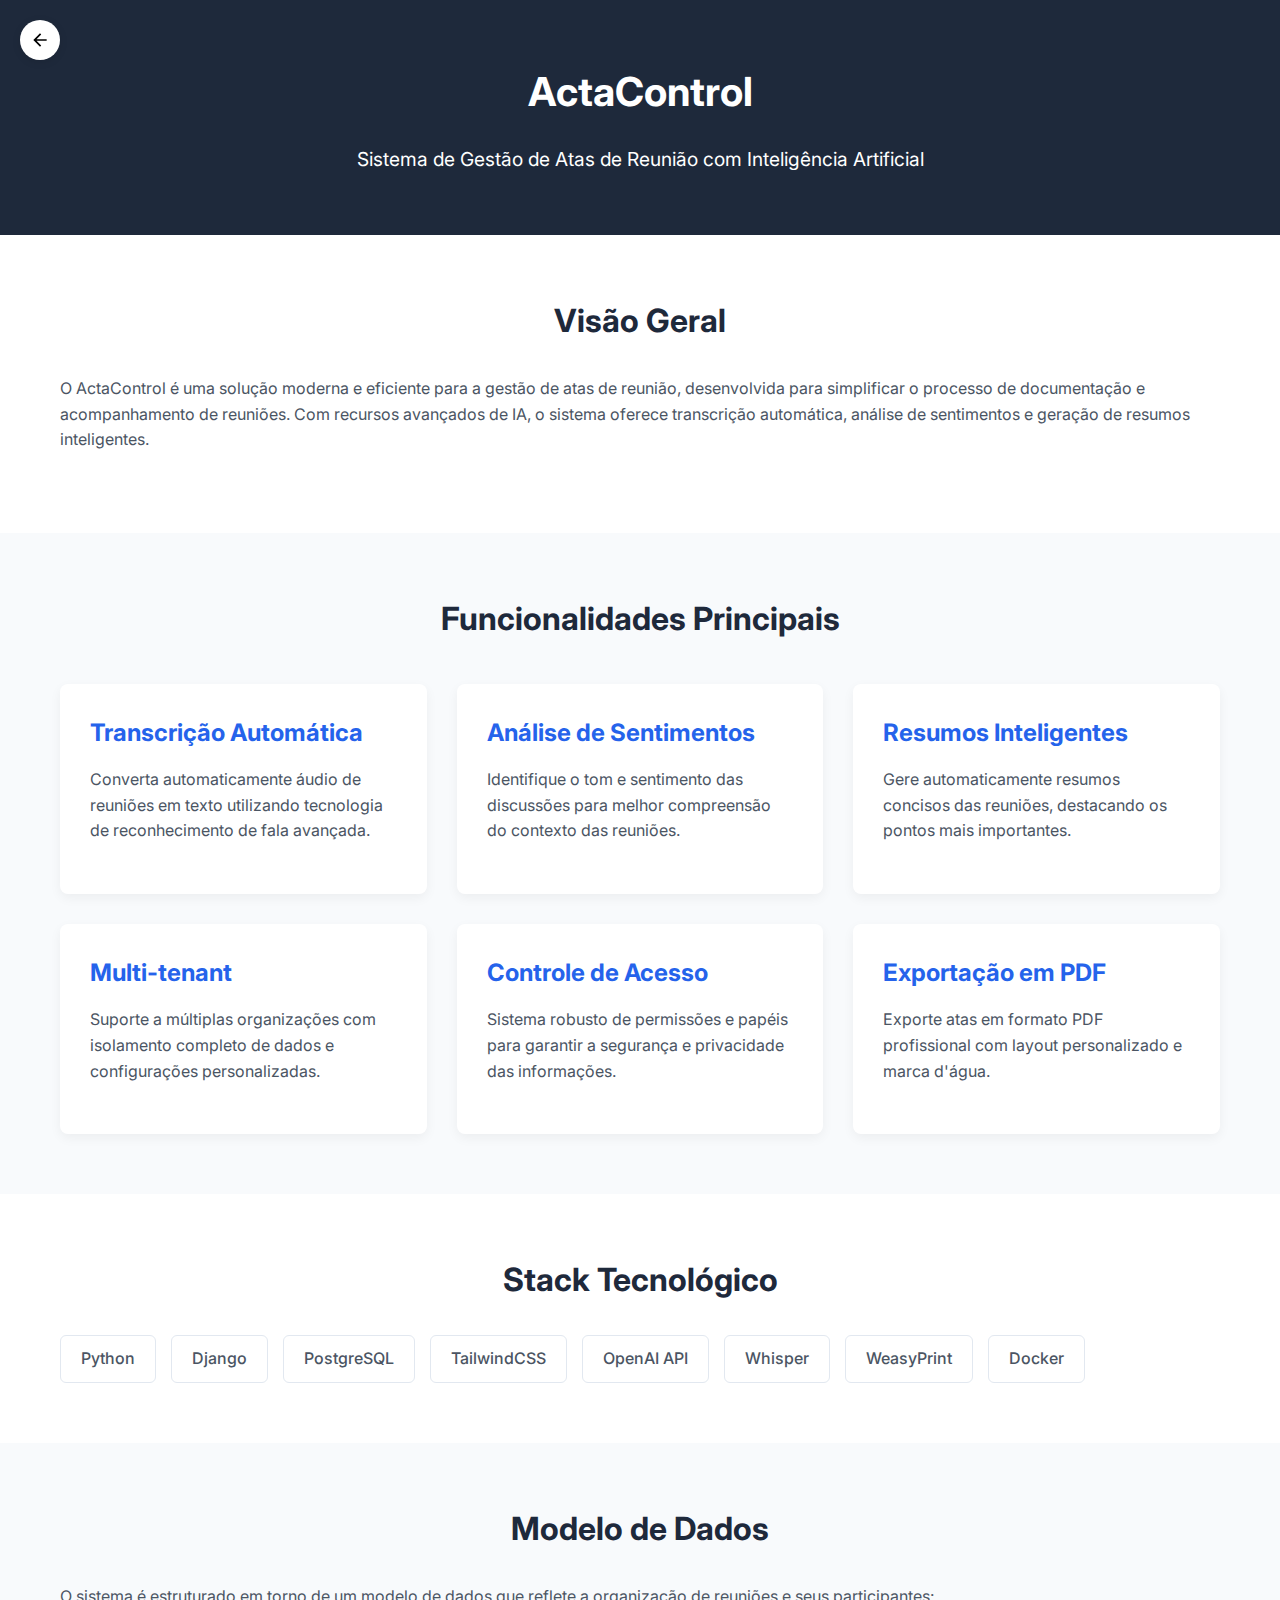
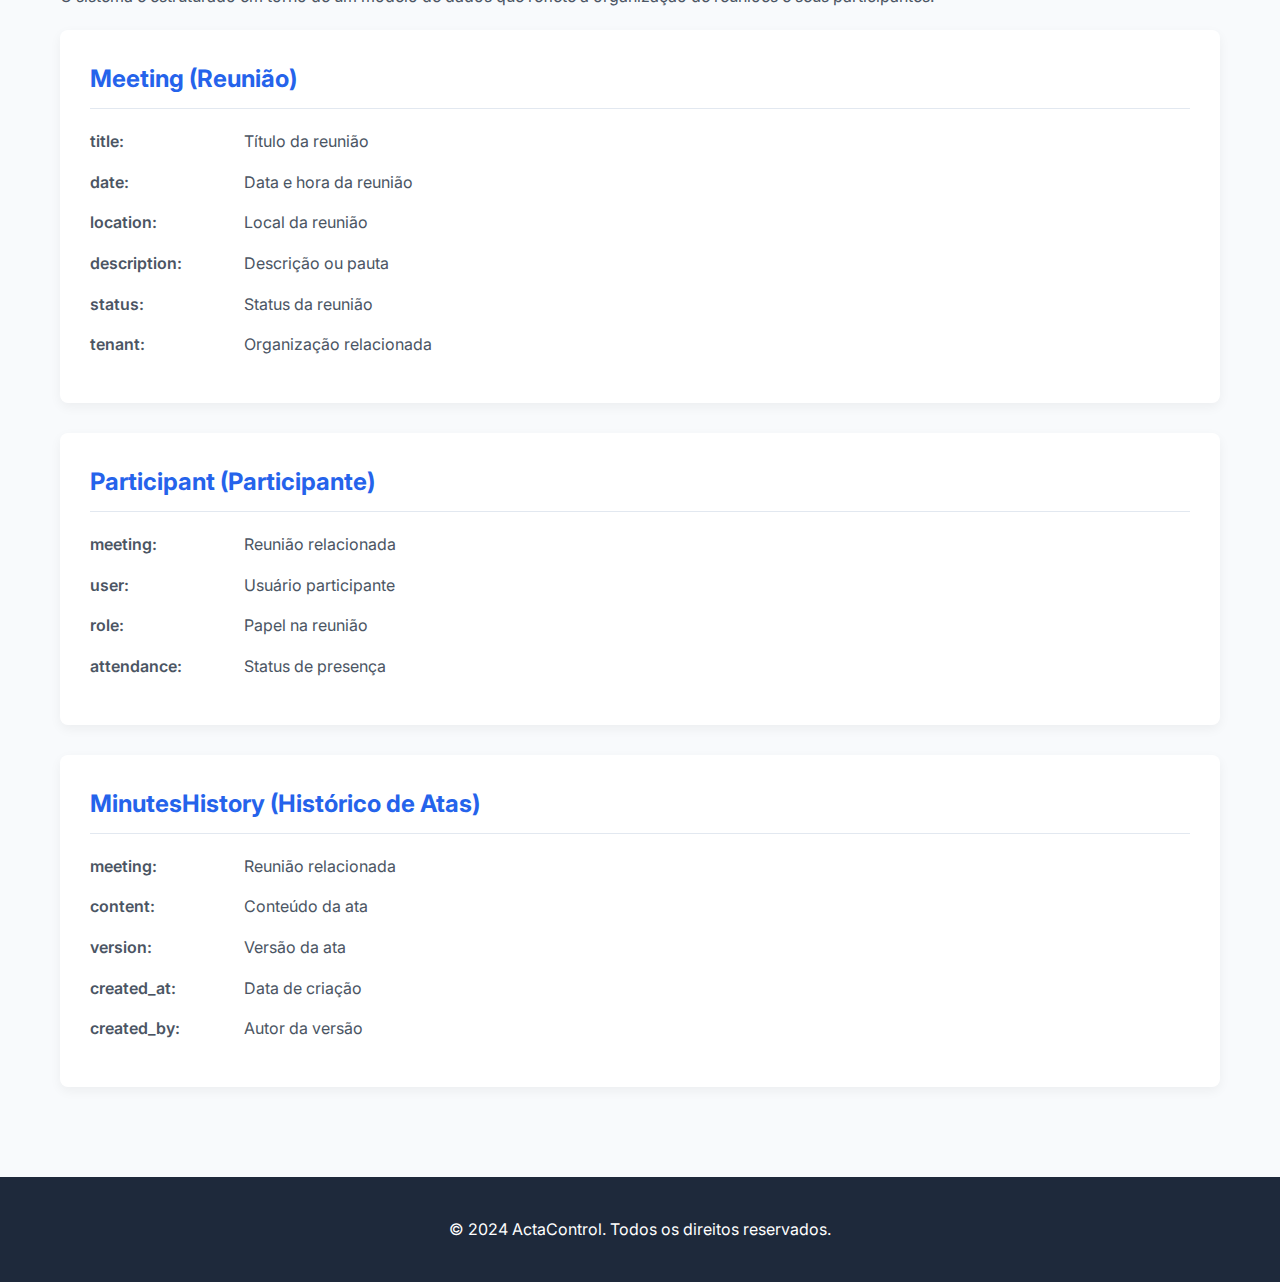
<file: atas.html>
<!DOCTYPE html>
<html lang="pt-BR">
<head>
    <meta charset="UTF-8">
    <meta name="viewport" content="width=device-width, initial-scale=1.0">
    <title>ActaControl - Sistema de Gestão de Atas de Reunião</title>
    <link href="https://fonts.googleapis.com/css2?family=Inter:wght@300;400;500;600;700&display=swap" rel="stylesheet">
    <style>
        :root {
            --primary-color: #2563eb;
            --secondary-color: #1e293b;
            --text-color: #4b5563;
            --light-bg: #f8fafc;
            --border-color: #e2e8f0;
        }
        
        * {
            margin: 0;
            padding: 0;
            box-sizing: border-box;
        }
        
        body {
            font-family: 'Inter', sans-serif;
            color: var(--text-color);
            line-height: 1.6;
            background-color: #fff;
        }
        
        .container {
            max-width: 1200px;
            margin: 0 auto;
            padding: 0 20px;
        }
        
        header {
            background-color: var(--secondary-color);
            color: white;
            padding: 60px 0;
            text-align: center;
        }
        
        header h1 {
            font-size: 2.5rem;
            margin-bottom: 20px;
        }
        
        header p {
            font-size: 1.2rem;
            max-width: 800px;
            margin: 0 auto;
        }
        
        section {
            padding: 60px 0;
        }
        
        section:nth-child(even) {
            background-color: var(--light-bg);
        }
        
        h2 {
            font-size: 2rem;
            margin-bottom: 30px;
            color: var(--secondary-color);
            text-align: center;
        }
        
        h3 {
            font-size: 1.5rem;
            margin-bottom: 20px;
            color: var(--secondary-color);
        }
        
        p {
            margin-bottom: 20px;
        }
        
        .feature-grid {
            display: grid;
            grid-template-columns: repeat(auto-fit, minmax(300px, 1fr));
            gap: 30px;
            margin-top: 40px;
        }
        
        .feature-card {
            background-color: white;
            border-radius: 8px;
            padding: 30px;
            box-shadow: 0 4px 12px rgba(0, 0, 0, 0.05);
            transition: transform 0.3s ease;
        }
        
        .feature-card:hover {
            transform: translateY(-5px);
        }
        
        .feature-card h3 {
            color: var(--primary-color);
            margin-bottom: 15px;
        }
        
        .back-button {
            position: fixed;
            top: 20px;
            left: 20px;
            background-color: white;
            border-radius: 50%;
            width: 40px;
            height: 40px;
            display: flex;
            align-items: center;
            justify-content: center;
            box-shadow: 0 2px 8px rgba(0, 0, 0, 0.1);
            transition: transform 0.2s ease;
            z-index: 1000;
        }
        
        .back-button:hover {
            transform: scale(1.1);
        }
        
        .back-button svg {
            width: 20px;
            height: 20px;
        }
        
        .tech-stack {
            display: flex;
            flex-wrap: wrap;
            gap: 15px;
            margin-top: 30px;
        }
        
        .tech-item {
            background-color: white;
            border: 1px solid var(--border-color);
            border-radius: 6px;
            padding: 10px 20px;
            font-weight: 500;
        }
        
        .model-description {
            background-color: white;
            border-radius: 8px;
            padding: 30px;
            margin-bottom: 30px;
            box-shadow: 0 4px 12px rgba(0, 0, 0, 0.05);
        }
        
        .model-description h3 {
            color: var(--primary-color);
            border-bottom: 1px solid var(--border-color);
            padding-bottom: 10px;
            margin-bottom: 20px;
        }
        
        .model-field {
            margin-bottom: 15px;
        }
        
        .model-field strong {
            font-weight: 600;
            display: inline-block;
            min-width: 150px;
        }
        
        footer {
            background-color: var(--secondary-color);
            color: white;
            padding: 40px 0;
            text-align: center;
        }
        
        footer p {
            margin-bottom: 0;
        }
        
        @media (max-width: 768px) {
            header {
                padding: 40px 0;
            }
            
            header h1 {
                font-size: 2rem;
            }
            
            section {
                padding: 40px 0;
            }
            
            h2 {
                font-size: 1.8rem;
            }
            
            .feature-grid {
                grid-template-columns: 1fr;
            }
        }
    </style>
</head>
<body>
    <a href="index.html" class="back-button" title="Voltar para a página inicial">
        <svg xmlns="http://www.w3.org/2000/svg" viewBox="0 0 24 24">
            <path d="M20 11H7.83l5.59-5.59L12 4l-8 8 8 8 1.41-1.41L7.83 13H20v-2z"/>
        </svg>
    </a>
    <header>
        <div class="container">
            <h1>ActaControl</h1>
            <p>Sistema de Gestão de Atas de Reunião com Inteligência Artificial</p>
        </div>
    </header>

    <section id="overview">
        <div class="container">
            <h2>Visão Geral</h2>
            <p>O ActaControl é uma solução moderna e eficiente para a gestão de atas de reunião, desenvolvida para simplificar o processo de documentação e acompanhamento de reuniões. Com recursos avançados de IA, o sistema oferece transcrição automática, análise de sentimentos e geração de resumos inteligentes.</p>
        </div>
    </section>

    <section id="features">
        <div class="container">
            <h2>Funcionalidades Principais</h2>
            <div class="feature-grid">
                <div class="feature-card">
                    <h3>Transcrição Automática</h3>
                    <p>Converta automaticamente áudio de reuniões em texto utilizando tecnologia de reconhecimento de fala avançada.</p>
                </div>
                <div class="feature-card">
                    <h3>Análise de Sentimentos</h3>
                    <p>Identifique o tom e sentimento das discussões para melhor compreensão do contexto das reuniões.</p>
                </div>
                <div class="feature-card">
                    <h3>Resumos Inteligentes</h3>
                    <p>Gere automaticamente resumos concisos das reuniões, destacando os pontos mais importantes.</p>
                </div>
                <div class="feature-card">
                    <h3>Multi-tenant</h3>
                    <p>Suporte a múltiplas organizações com isolamento completo de dados e configurações personalizadas.</p>
                </div>
                <div class="feature-card">
                    <h3>Controle de Acesso</h3>
                    <p>Sistema robusto de permissões e papéis para garantir a segurança e privacidade das informações.</p>
                </div>
                <div class="feature-card">
                    <h3>Exportação em PDF</h3>
                    <p>Exporte atas em formato PDF profissional com layout personalizado e marca d'água.</p>
                </div>
            </div>
        </div>
    </section>

    <section id="tech-stack">
        <div class="container">
            <h2>Stack Tecnológico</h2>
            <div class="tech-stack">
                <div class="tech-item">Python</div>
                <div class="tech-item">Django</div>
                <div class="tech-item">PostgreSQL</div>
                <div class="tech-item">TailwindCSS</div>
                <div class="tech-item">OpenAI API</div>
                <div class="tech-item">Whisper</div>
                <div class="tech-item">WeasyPrint</div>
                <div class="tech-item">Docker</div>
            </div>
        </div>
    </section>

    <section id="data-model">
        <div class="container">
            <h2>Modelo de Dados</h2>
            <p>O sistema é estruturado em torno de um modelo de dados que reflete a organização de reuniões e seus participantes:</p>
            
            <div class="model-description">
                <h3>Meeting (Reunião)</h3>
                <div class="model-field"><strong>title:</strong> Título da reunião</div>
                <div class="model-field"><strong>date:</strong> Data e hora da reunião</div>
                <div class="model-field"><strong>location:</strong> Local da reunião</div>
                <div class="model-field"><strong>description:</strong> Descrição ou pauta</div>
                <div class="model-field"><strong>status:</strong> Status da reunião</div>
                <div class="model-field"><strong>tenant:</strong> Organização relacionada</div>
            </div>

            <div class="model-description">
                <h3>Participant (Participante)</h3>
                <div class="model-field"><strong>meeting:</strong> Reunião relacionada</div>
                <div class="model-field"><strong>user:</strong> Usuário participante</div>
                <div class="model-field"><strong>role:</strong> Papel na reunião</div>
                <div class="model-field"><strong>attendance:</strong> Status de presença</div>
            </div>

            <div class="model-description">
                <h3>MinutesHistory (Histórico de Atas)</h3>
                <div class="model-field"><strong>meeting:</strong> Reunião relacionada</div>
                <div class="model-field"><strong>content:</strong> Conteúdo da ata</div>
                <div class="model-field"><strong>version:</strong> Versão da ata</div>
                <div class="model-field"><strong>created_at:</strong> Data de criação</div>
                <div class="model-field"><strong>created_by:</strong> Autor da versão</div>
            </div>
        </div>
    </section>

    <footer>
        <div class="container">
            <p>&copy; 2024 ActaControl. Todos os direitos reservados.</p>
        </div>
    </footer>
</body>
</html>
</file>
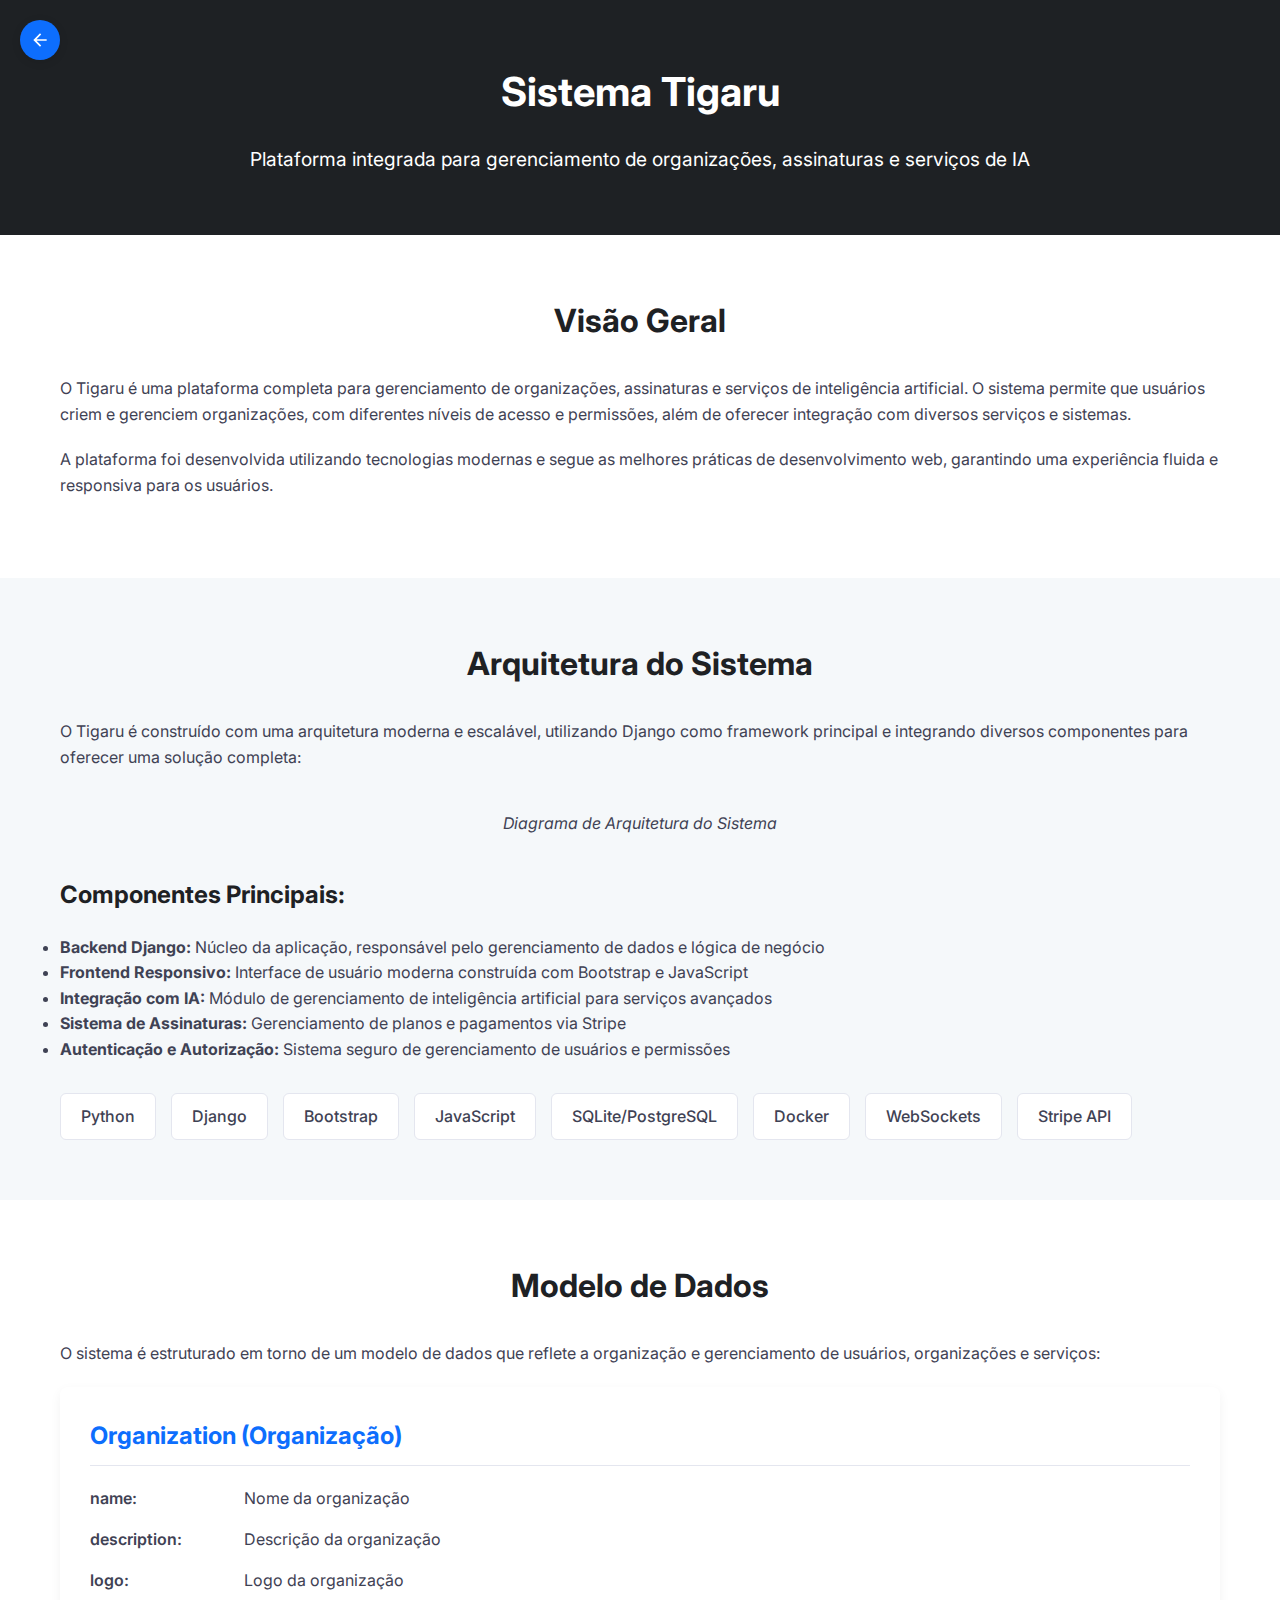
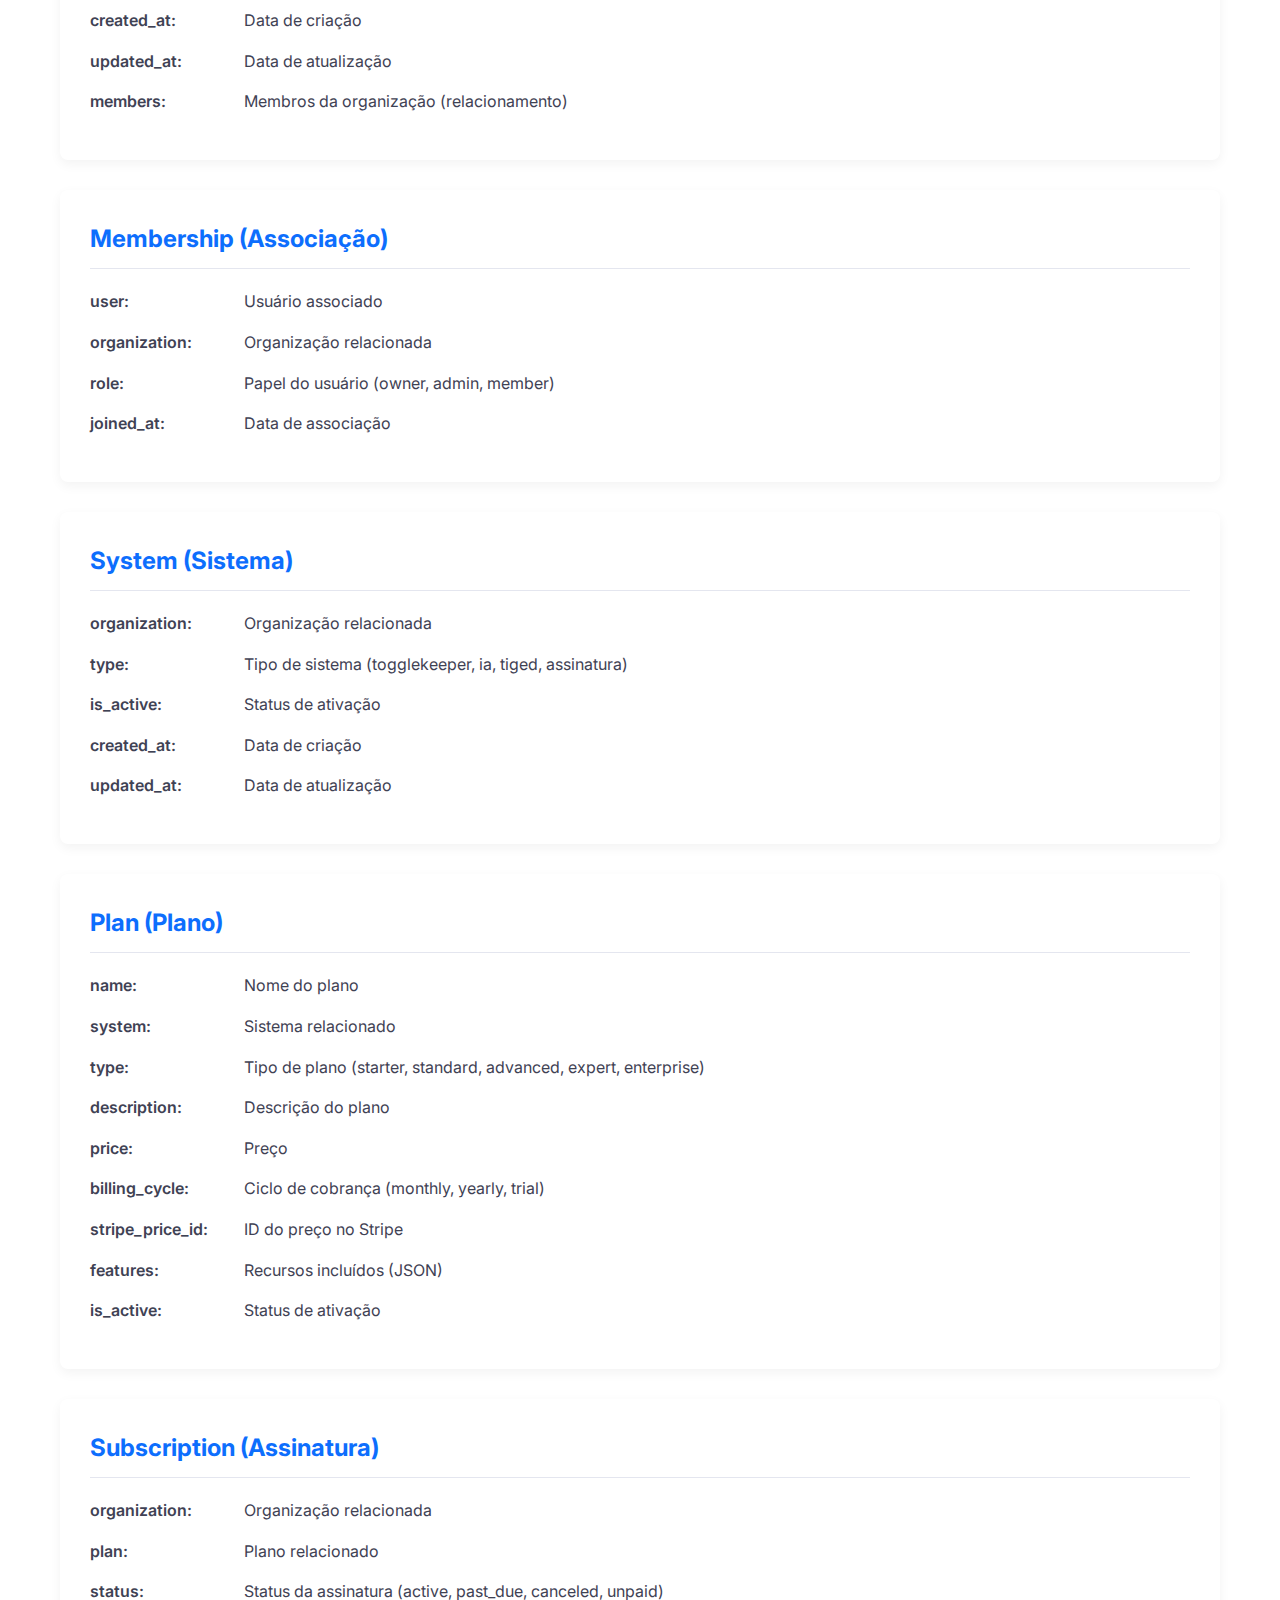
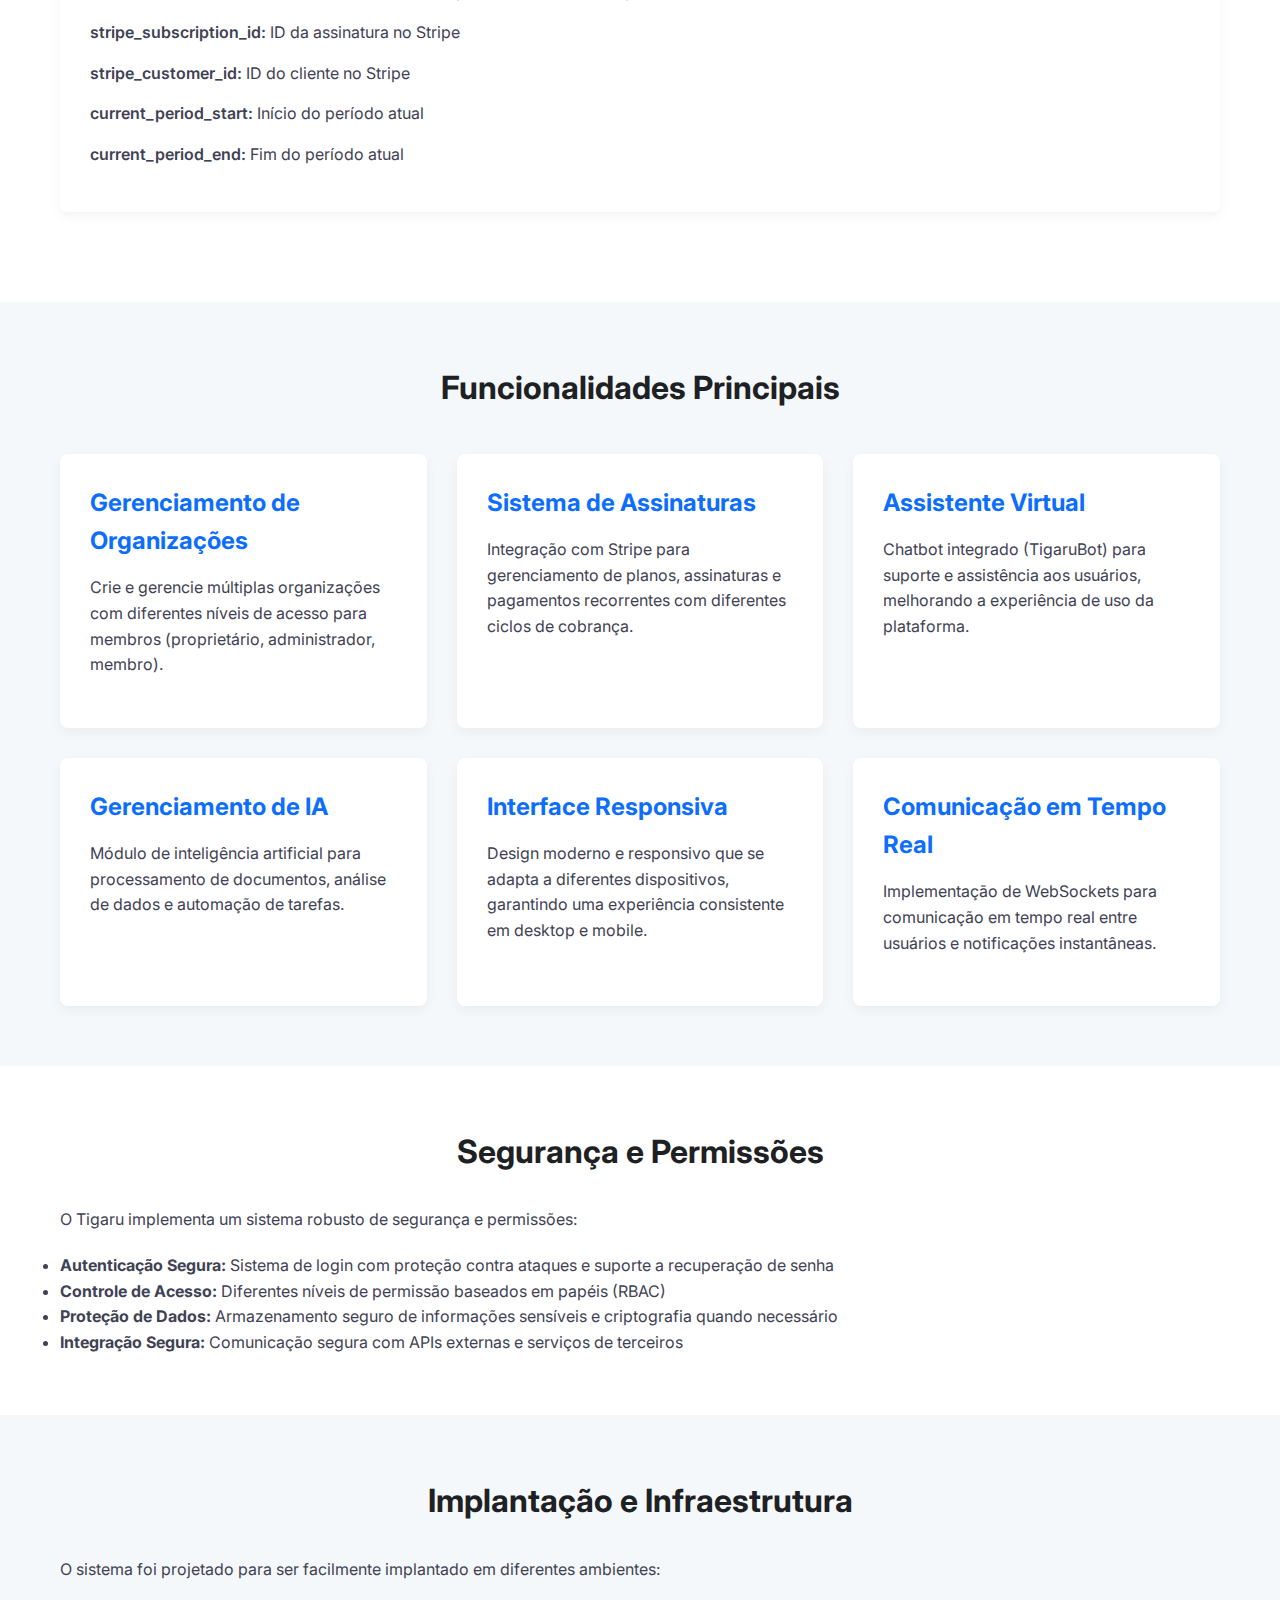
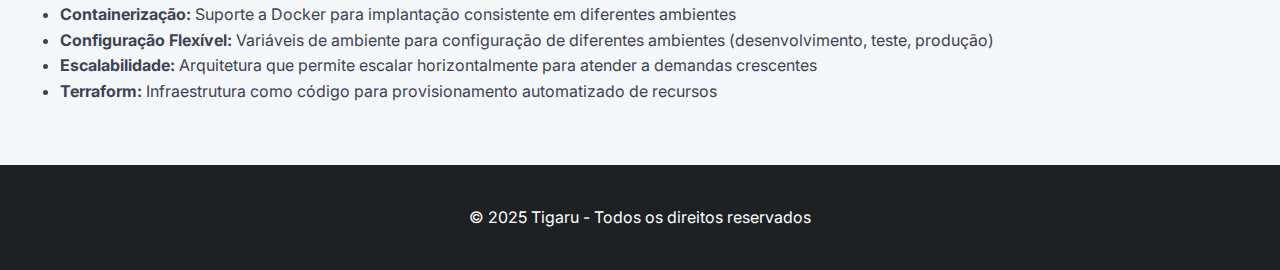
<file: ia.html>
<!DOCTYPE html>
<html lang="pt-BR">
<head>
    <meta charset="UTF-8">
    <meta name="viewport" content="width=device-width, initial-scale=1.0">
    <title>Documentação - Sistema Tigaru</title>
    <link href="https://fonts.googleapis.com/css2?family=Inter:wght@300;400;500;600;700&display=swap" rel="stylesheet">
    <style>
        :root {
            --primary-color: #0d6efd;
            --secondary-color: #1e2124;
            --text-color: #3f4254;
            --light-bg: #f5f8fa;
            --border-color: #e4e6ef;
        }
        
        * {
            margin: 0;
            padding: 0;
            box-sizing: border-box;
        }
        
        body {
            font-family: 'Inter', sans-serif;
            color: var(--text-color);
            line-height: 1.6;
            background-color: #fff;
        }
        
        .container {
            max-width: 1200px;
            margin: 0 auto;
            padding: 0 20px;
        }
        
        header {
            background-color: var(--secondary-color);
            color: white;
            padding: 60px 0;
            text-align: center;
        }
        
        header h1 {
            font-size: 2.5rem;
            margin-bottom: 20px;
        }
        
        header p {
            font-size: 1.2rem;
            max-width: 800px;
            margin: 0 auto;
        }
        
        section {
            padding: 60px 0;
        }
        
        section:nth-child(even) {
            background-color: var(--light-bg);
        }
        
        h2 {
            font-size: 2rem;
            margin-bottom: 30px;
            color: var(--secondary-color);
            text-align: center;
        }
        
        h3 {
            font-size: 1.5rem;
            margin-bottom: 20px;
            color: var(--secondary-color);
        }
        
        p {
            margin-bottom: 20px;
        }
        
        .feature-grid {
            display: grid;
            grid-template-columns: repeat(auto-fit, minmax(300px, 1fr));
            gap: 30px;
            margin-top: 40px;
        }
        
        .feature-card {
            background-color: white;
            border-radius: 8px;
            padding: 30px;
            box-shadow: 0 4px 12px rgba(0, 0, 0, 0.05);
            transition: transform 0.3s ease;
        }
        
        .feature-card:hover {
            transform: translateY(-5px);
        }
        
        .feature-card h3 {
            color: var(--primary-color);
            margin-bottom: 15px;
        }
        
        .tech-stack {
            display: flex;
            flex-wrap: wrap;
            gap: 15px;
            margin-top: 30px;
        }
        
        .tech-item {
            background-color: white;
            border: 1px solid var(--border-color);
            border-radius: 6px;
            padding: 10px 20px;
            font-weight: 500;
        }
        
        .architecture-diagram {
            margin: 40px 0;
            text-align: center;
        }
        
        .architecture-diagram img {
            max-width: 100%;
            border-radius: 8px;
            box-shadow: 0 4px 20px rgba(0, 0, 0, 0.1);
        }
        
        .model-description {
            background-color: white;
            border-radius: 8px;
            padding: 30px;
            margin-bottom: 30px;
            box-shadow: 0 4px 12px rgba(0, 0, 0, 0.05);
        }
        
        .model-description h3 {
            color: var(--primary-color);
            border-bottom: 1px solid var(--border-color);
            padding-bottom: 10px;
            margin-bottom: 20px;
        }
        
        .model-field {
            margin-bottom: 15px;
        }
        
        .model-field strong {
            font-weight: 600;
            display: inline-block;
            min-width: 150px;
        }
        
        footer {
            background-color: var(--secondary-color);
            color: white;
            padding: 40px 0;
            text-align: center;
        }
        
        footer p {
            margin-bottom: 0;
        }
        
        @media (max-width: 768px) {
            header {
                padding: 40px 0;
            }
            
            header h1 {
                font-size: 2rem;
            }
            
            section {
                padding: 40px 0;
            }
            
            h2 {
                font-size: 1.8rem;
            }
            
            .feature-grid {
                grid-template-columns: 1fr;
            }
        }
        
        .back-button {
            position: fixed;
            top: 20px;
            left: 20px;
            background-color: var(--primary-color);
            color: white;
            width: 40px;
            height: 40px;
            border-radius: 50%;
            display: flex;
            align-items: center;
            justify-content: center;
            text-decoration: none;
            box-shadow: 0 2px 10px rgba(0, 0, 0, 0.1);
            z-index: 1000;
        }
        
        .back-button svg {
            width: 20px;
            height: 20px;
            fill: currentColor;
        }
    </style>
</head>
<body>
    <a href="index.html" class="back-button" title="Voltar para a página inicial">
        <svg xmlns="http://www.w3.org/2000/svg" viewBox="0 0 24 24">
            <path d="M20 11H7.83l5.59-5.59L12 4l-8 8 8 8 1.41-1.41L7.83 13H20v-2z"/>
        </svg>
    </a>
    
    <header>
        <div class="container">
            <h1>Sistema Tigaru</h1>
            <p>Plataforma integrada para gerenciamento de organizações, assinaturas e serviços de IA</p>
        </div>
    </header>
    
    <section id="overview">
        <div class="container">
            <h2>Visão Geral</h2>
            <p>O Tigaru é uma plataforma completa para gerenciamento de organizações, assinaturas e serviços de inteligência artificial. O sistema permite que usuários criem e gerenciem organizações, com diferentes níveis de acesso e permissões, além de oferecer integração com diversos serviços e sistemas.</p>
            <p>A plataforma foi desenvolvida utilizando tecnologias modernas e segue as melhores práticas de desenvolvimento web, garantindo uma experiência fluida e responsiva para os usuários.</p>
        </div>
    </section>
    
    <section id="architecture">
        <div class="container">
            <h2>Arquitetura do Sistema</h2>
            <p>O Tigaru é construído com uma arquitetura moderna e escalável, utilizando Django como framework principal e integrando diversos componentes para oferecer uma solução completa:</p>
            
            <div class="architecture-diagram">
                <!-- Placeholder para um diagrama de arquitetura -->
                <p><em>Diagrama de Arquitetura do Sistema</em></p>
            </div>
            
            <h3>Componentes Principais:</h3>
            <ul>
                <li><strong>Backend Django:</strong> Núcleo da aplicação, responsável pelo gerenciamento de dados e lógica de negócio</li>
                <li><strong>Frontend Responsivo:</strong> Interface de usuário moderna construída com Bootstrap e JavaScript</li>
                <li><strong>Integração com IA:</strong> Módulo de gerenciamento de inteligência artificial para serviços avançados</li>
                <li><strong>Sistema de Assinaturas:</strong> Gerenciamento de planos e pagamentos via Stripe</li>
                <li><strong>Autenticação e Autorização:</strong> Sistema seguro de gerenciamento de usuários e permissões</li>
            </ul>
            
            <div class="tech-stack">
                <div class="tech-item">Python</div>
                <div class="tech-item">Django</div>
                <div class="tech-item">Bootstrap</div>
                <div class="tech-item">JavaScript</div>
                <div class="tech-item">SQLite/PostgreSQL</div>
                <div class="tech-item">Docker</div>
                <div class="tech-item">WebSockets</div>
                <div class="tech-item">Stripe API</div>
            </div>
        </div>
    </section>
    
    <section id="data-model">
        <div class="container">
            <h2>Modelo de Dados</h2>
            <p>O sistema é estruturado em torno de um modelo de dados que reflete a organização e gerenciamento de usuários, organizações e serviços:</p>
            
            <div class="model-description">
                <h3>Organization (Organização)</h3>
                <div class="model-field"><strong>name:</strong> Nome da organização</div>
                <div class="model-field"><strong>description:</strong> Descrição da organização</div>
                <div class="model-field"><strong>logo:</strong> Logo da organização</div>
                <div class="model-field"><strong>created_at:</strong> Data de criação</div>
                <div class="model-field"><strong>updated_at:</strong> Data de atualização</div>
                <div class="model-field"><strong>members:</strong> Membros da organização (relacionamento)</div>
            </div>
            
            <div class="model-description">
                <h3>Membership (Associação)</h3>
                <div class="model-field"><strong>user:</strong> Usuário associado</div>
                <div class="model-field"><strong>organization:</strong> Organização relacionada</div>
                <div class="model-field"><strong>role:</strong> Papel do usuário (owner, admin, member)</div>
                <div class="model-field"><strong>joined_at:</strong> Data de associação</div>
            </div>
            
            <div class="model-description">
                <h3>System (Sistema)</h3>
                <div class="model-field"><strong>organization:</strong> Organização relacionada</div>
                <div class="model-field"><strong>type:</strong> Tipo de sistema (togglekeeper, ia, tiged, assinatura)</div>
                <div class="model-field"><strong>is_active:</strong> Status de ativação</div>
                <div class="model-field"><strong>created_at:</strong> Data de criação</div>
                <div class="model-field"><strong>updated_at:</strong> Data de atualização</div>
            </div>
            
            <div class="model-description">
                <h3>Plan (Plano)</h3>
                <div class="model-field"><strong>name:</strong> Nome do plano</div>
                <div class="model-field"><strong>system:</strong> Sistema relacionado</div>
                <div class="model-field"><strong>type:</strong> Tipo de plano (starter, standard, advanced, expert, enterprise)</div>
                <div class="model-field"><strong>description:</strong> Descrição do plano</div>
                <div class="model-field"><strong>price:</strong> Preço</div>
                <div class="model-field"><strong>billing_cycle:</strong> Ciclo de cobrança (monthly, yearly, trial)</div>
                <div class="model-field"><strong>stripe_price_id:</strong> ID do preço no Stripe</div>
                <div class="model-field"><strong>features:</strong> Recursos incluídos (JSON)</div>
                <div class="model-field"><strong>is_active:</strong> Status de ativação</div>
            </div>
            
            <div class="model-description">
                <h3>Subscription (Assinatura)</h3>
                <div class="model-field"><strong>organization:</strong> Organização relacionada</div>
                <div class="model-field"><strong>plan:</strong> Plano relacionado</div>
                <div class="model-field"><strong>status:</strong> Status da assinatura (active, past_due, canceled, unpaid)</div>
                <div class="model-field"><strong>stripe_subscription_id:</strong> ID da assinatura no Stripe</div>
                <div class="model-field"><strong>stripe_customer_id:</strong> ID do cliente no Stripe</div>
                <div class="model-field"><strong>current_period_start:</strong> Início do período atual</div>
                <div class="model-field"><strong>current_period_end:</strong> Fim do período atual</div>
            </div>
        </div>
    </section>
    
    <section id="features">
        <div class="container">
            <h2>Funcionalidades Principais</h2>
            
            <div class="feature-grid">
                <div class="feature-card">
                    <h3>Gerenciamento de Organizações</h3>
                    <p>Crie e gerencie múltiplas organizações com diferentes níveis de acesso para membros (proprietário, administrador, membro).</p>
                </div>
                
                <div class="feature-card">
                    <h3>Sistema de Assinaturas</h3>
                    <p>Integração com Stripe para gerenciamento de planos, assinaturas e pagamentos recorrentes com diferentes ciclos de cobrança.</p>
                </div>
                
                <div class="feature-card">
                    <h3>Assistente Virtual</h3>
                    <p>Chatbot integrado (TigaruBot) para suporte e assistência aos usuários, melhorando a experiência de uso da plataforma.</p>
                </div>
                
                <div class="feature-card">
                    <h3>Gerenciamento de IA</h3>
                    <p>Módulo de inteligência artificial para processamento de documentos, análise de dados e automação de tarefas.</p>
                </div>
                
                <div class="feature-card">
                    <h3>Interface Responsiva</h3>
                    <p>Design moderno e responsivo que se adapta a diferentes dispositivos, garantindo uma experiência consistente em desktop e mobile.</p>
                </div>
                
                <div class="feature-card">
                    <h3>Comunicação em Tempo Real</h3>
                    <p>Implementação de WebSockets para comunicação em tempo real entre usuários e notificações instantâneas.</p>
                </div>
            </div>
        </div>
    </section>
    
    <section id="security">
        <div class="container">
            <h2>Segurança e Permissões</h2>
            <p>O Tigaru implementa um sistema robusto de segurança e permissões:</p>
            
            <ul>
                <li><strong>Autenticação Segura:</strong> Sistema de login com proteção contra ataques e suporte a recuperação de senha</li>
                <li><strong>Controle de Acesso:</strong> Diferentes níveis de permissão baseados em papéis (RBAC)</li>
                <li><strong>Proteção de Dados:</strong> Armazenamento seguro de informações sensíveis e criptografia quando necessário</li>
                <li><strong>Integração Segura:</strong> Comunicação segura com APIs externas e serviços de terceiros</li>
            </ul>
        </div>
    </section>
    
    <section id="deployment">
        <div class="container">
            <h2>Implantação e Infraestrutura</h2>
            <p>O sistema foi projetado para ser facilmente implantado em diferentes ambientes:</p>
            
            <ul>
                <li><strong>Containerização:</strong> Suporte a Docker para implantação consistente em diferentes ambientes</li>
                <li><strong>Configuração Flexível:</strong> Variáveis de ambiente para configuração de diferentes ambientes (desenvolvimento, teste, produção)</li>
                <li><strong>Escalabilidade:</strong> Arquitetura que permite escalar horizontalmente para atender a demandas crescentes</li>
                <li><strong>Terraform:</strong> Infraestrutura como código para provisionamento automatizado de recursos</li>
            </ul>
        </div>
    </section>
    
    <footer>
        <div class="container">
            <p>&copy; 2025 Tigaru - Todos os direitos reservados</p>
        </div>
    </footer>
</body>
</html>
</file>
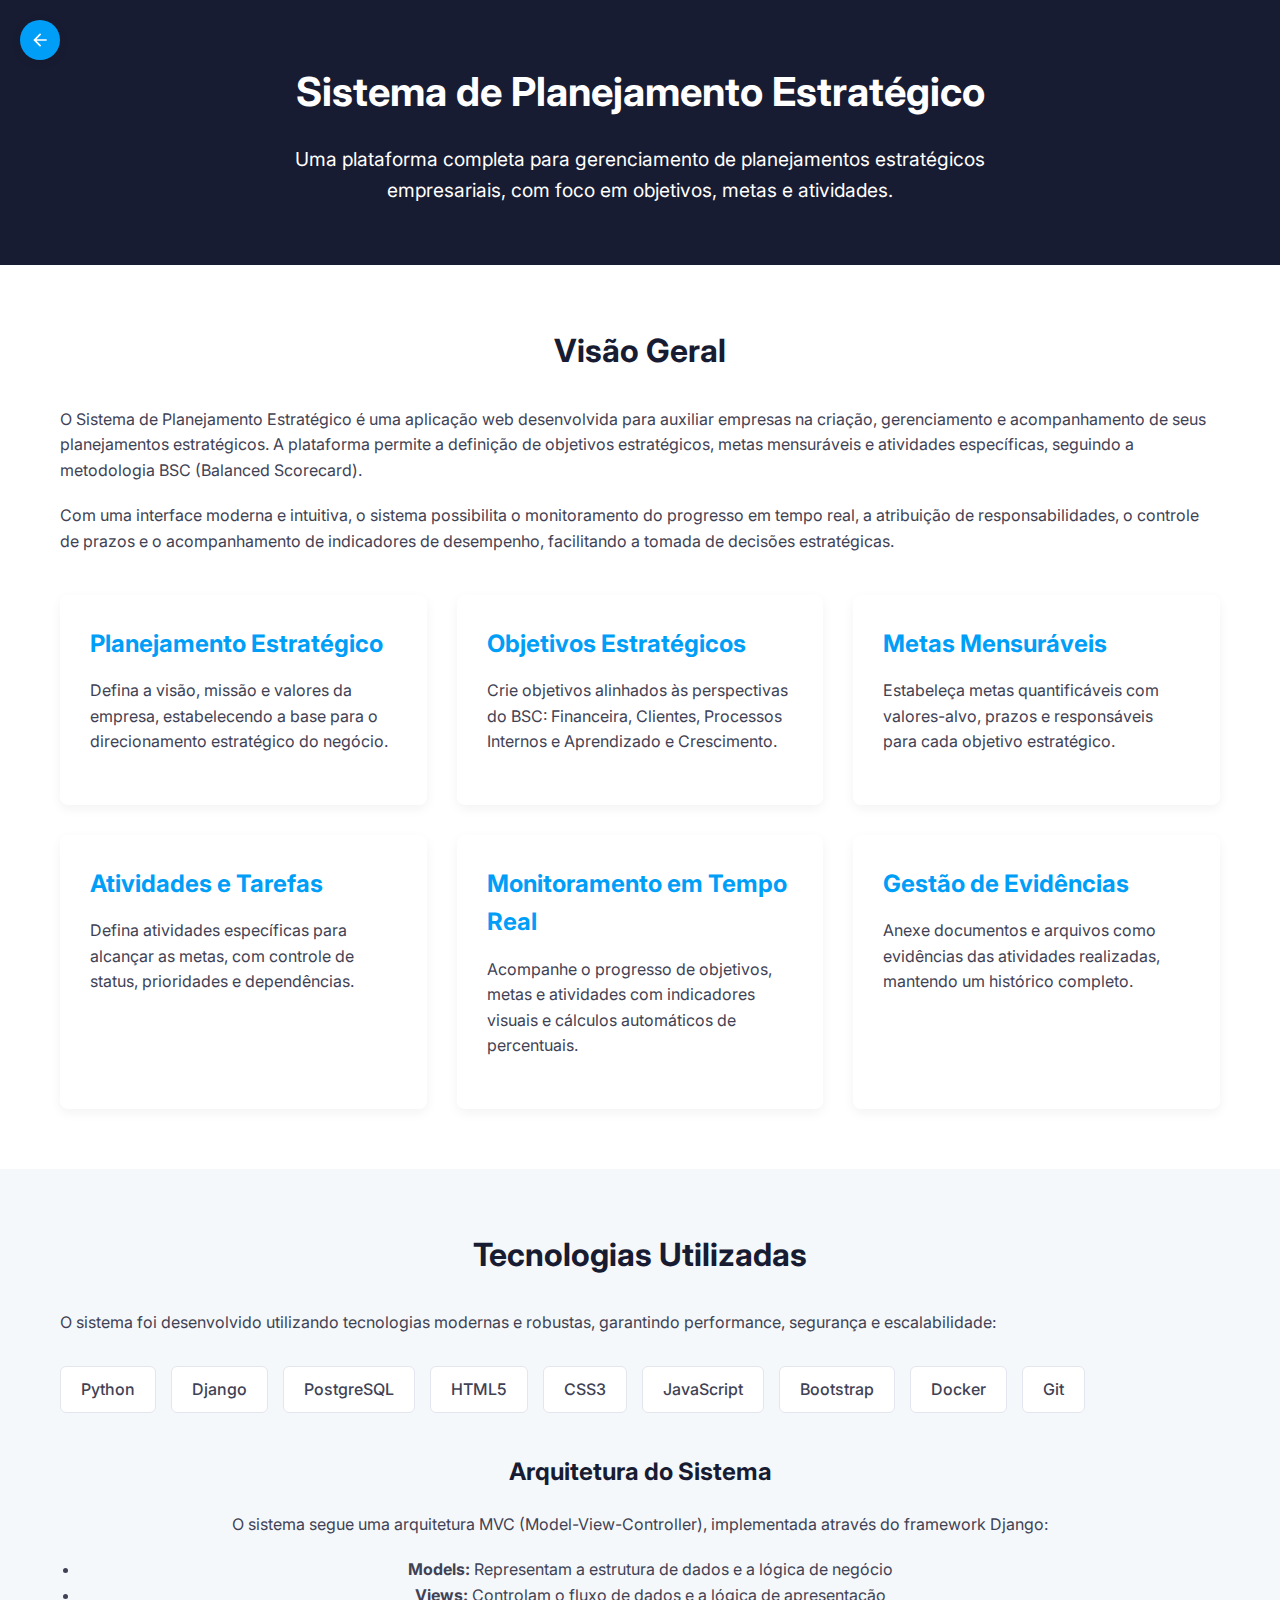
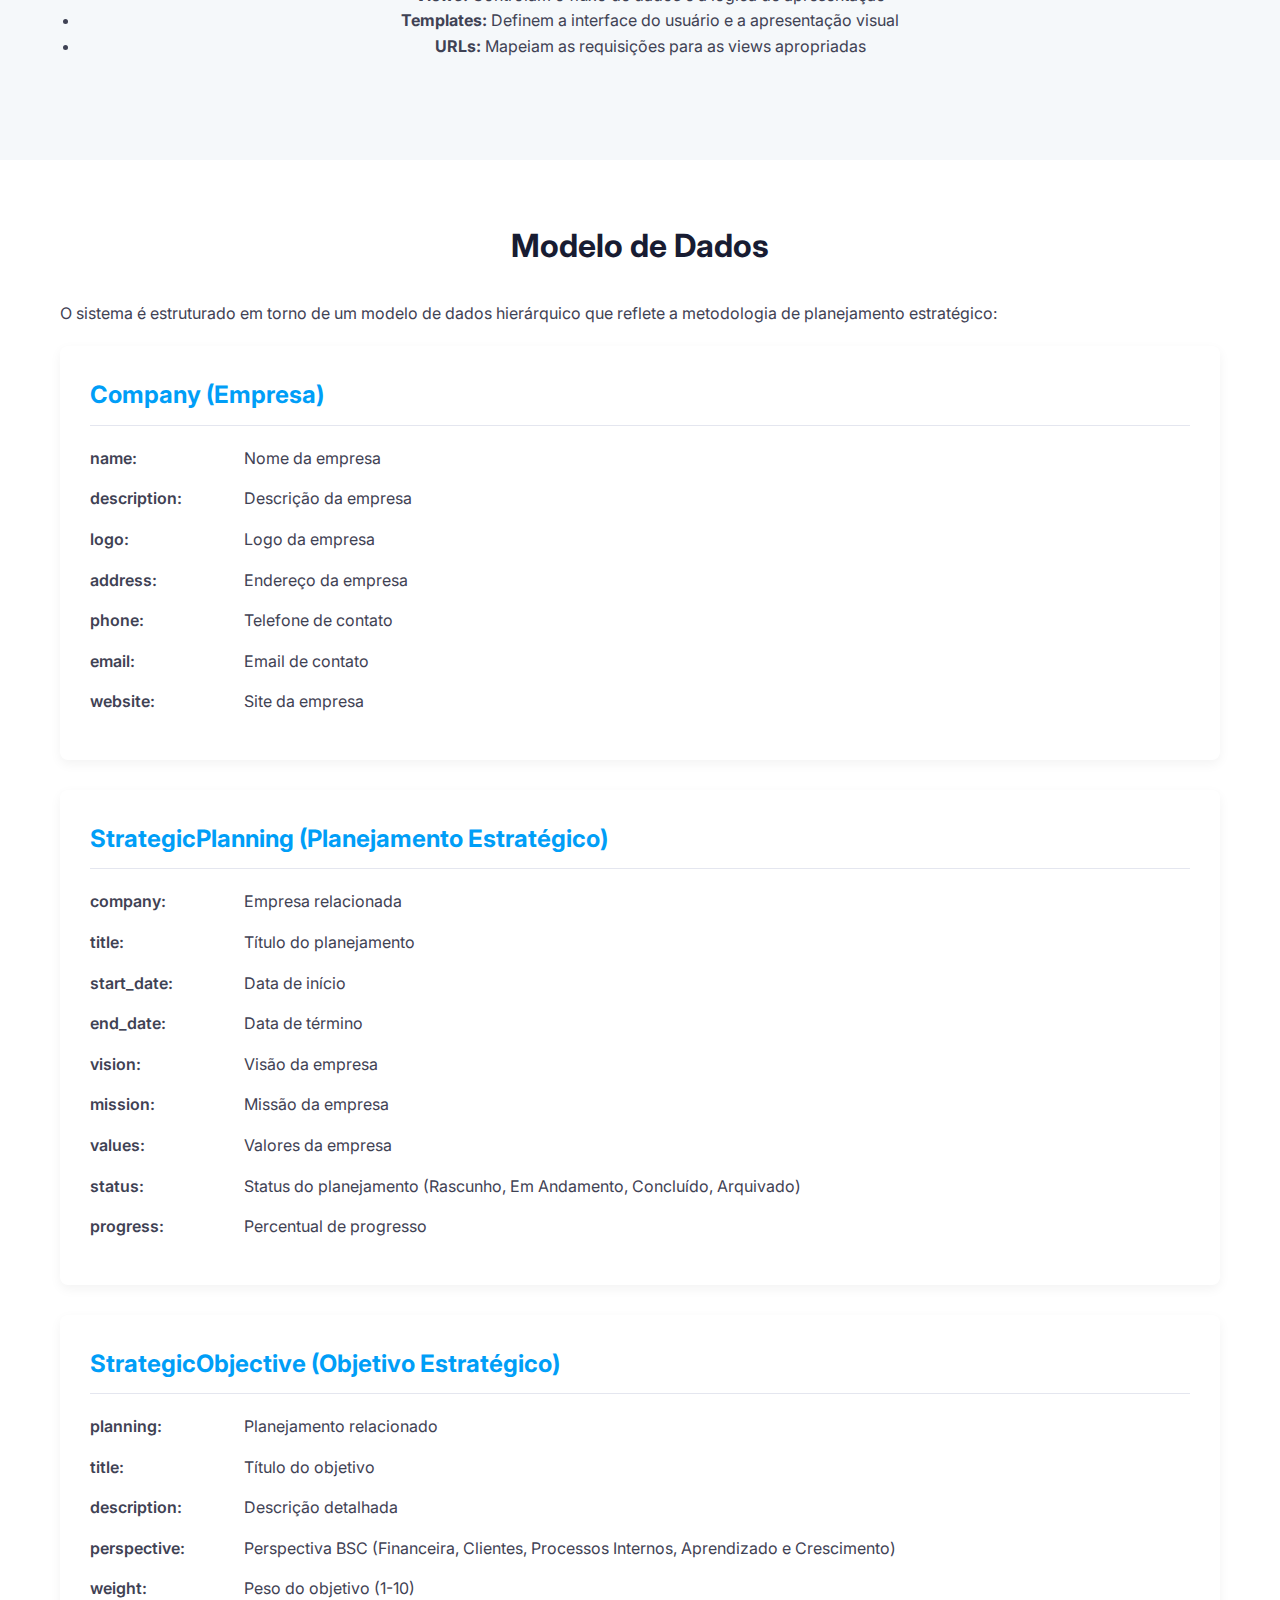
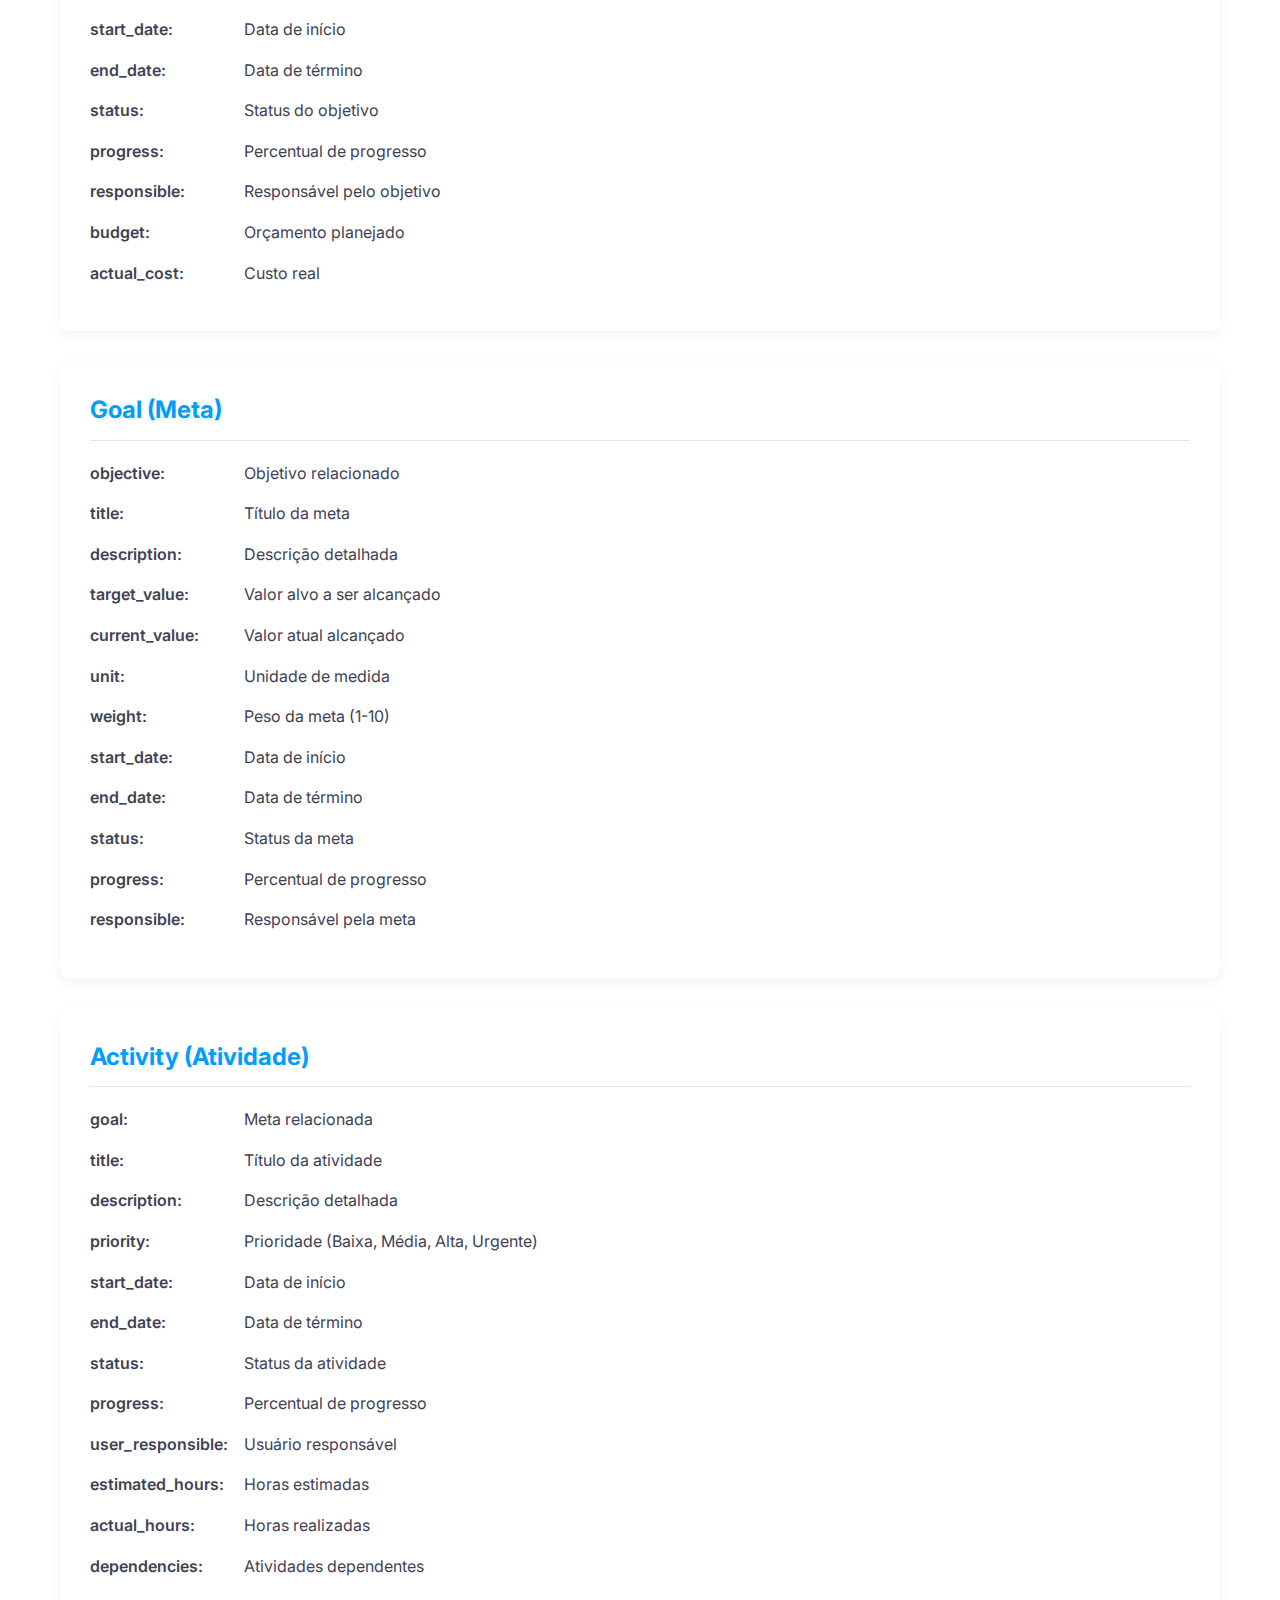
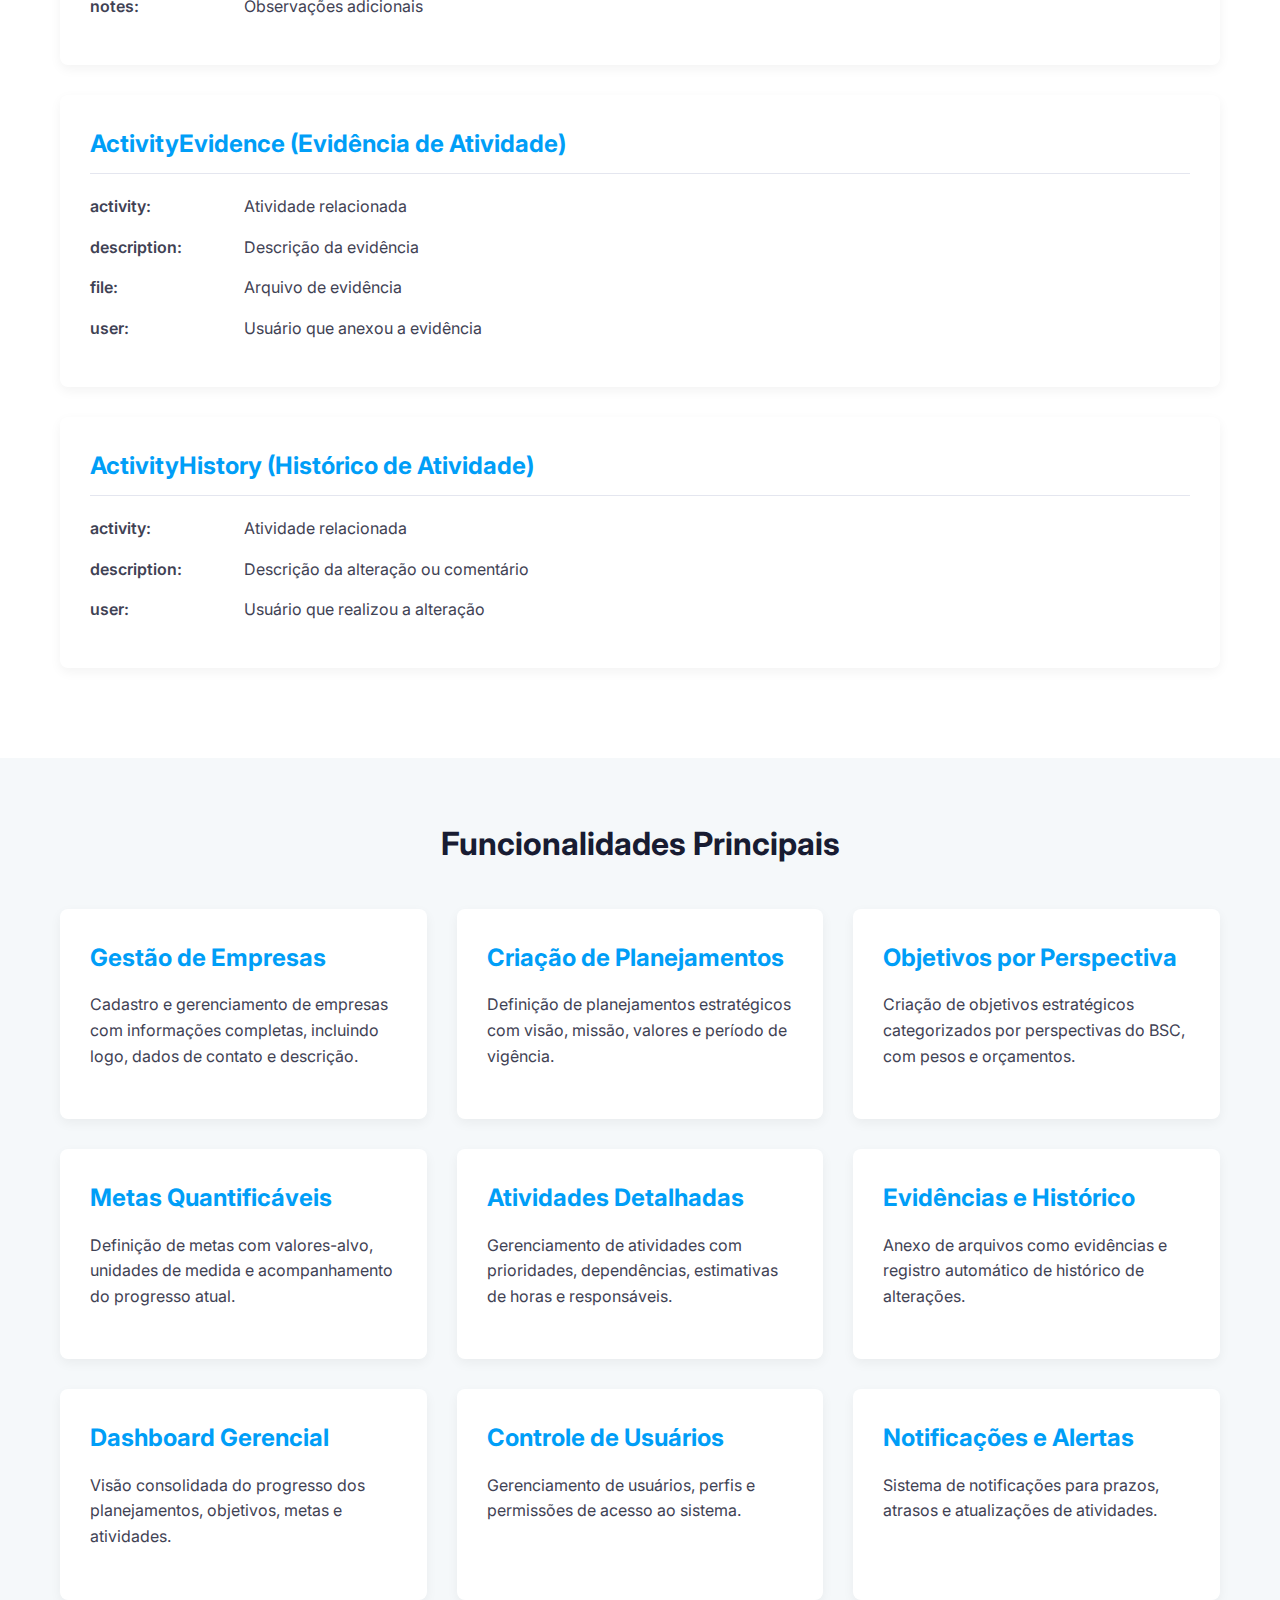
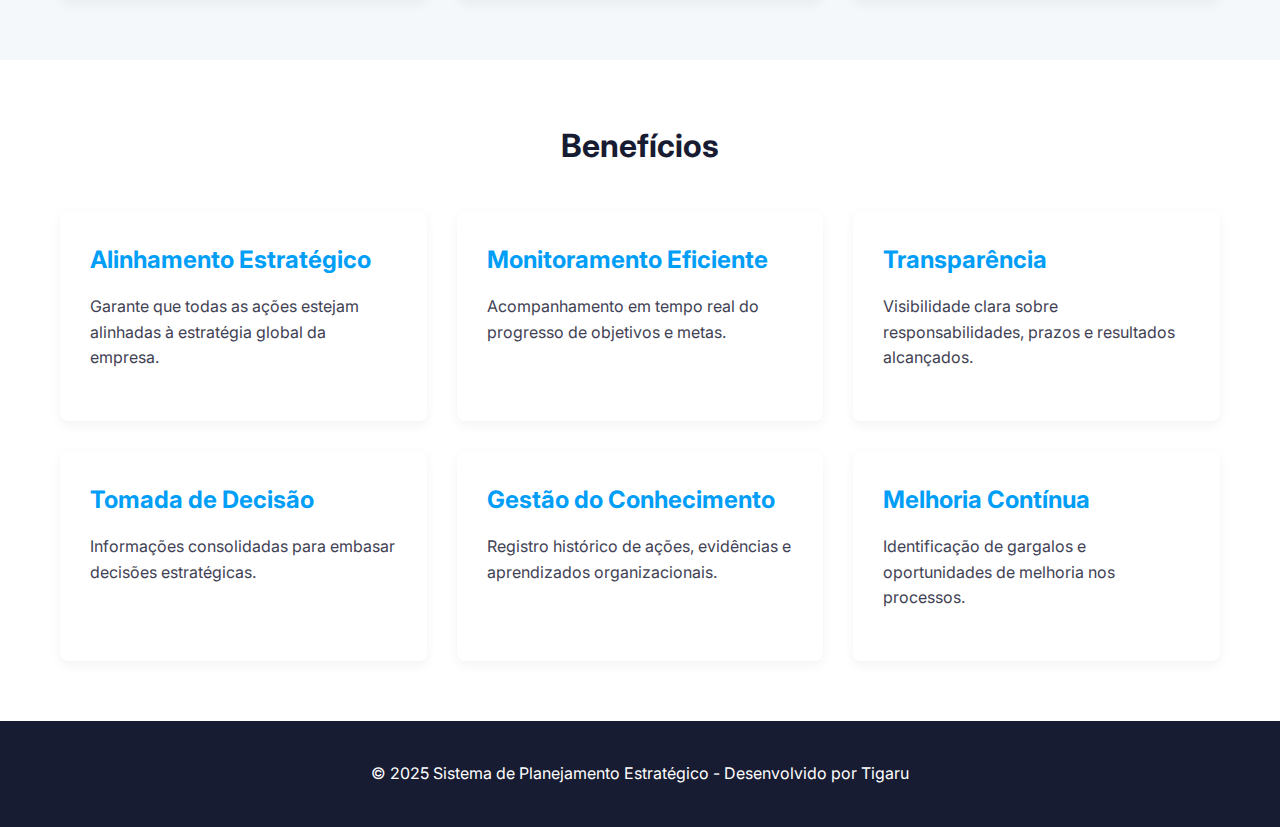
<file: stratefy.html>
<!DOCTYPE html>
<html lang="pt-BR">
<head>
    <meta charset="UTF-8">
    <meta name="viewport" content="width=device-width, initial-scale=1.0">
    <title>Documentação - Sistema de Planejamento Estratégico</title>
    <link href="https://fonts.googleapis.com/css2?family=Inter:wght@300;400;500;600;700&display=swap" rel="stylesheet">
    <style>
        :root {
            --primary-color: #009ef7;
            --secondary-color: #181c32;
            --text-color: #3f4254;
            --light-bg: #f5f8fa;
            --border-color: #e4e6ef;
        }
        
        * {
            margin: 0;
            padding: 0;
            box-sizing: border-box;
        }
        
        body {
            font-family: 'Inter', sans-serif;
            color: var(--text-color);
            line-height: 1.6;
            background-color: #fff;
        }
        
        .container {
            max-width: 1200px;
            margin: 0 auto;
            padding: 0 20px;
        }
        
        header {
            background-color: var(--secondary-color);
            color: white;
            padding: 60px 0;
            text-align: center;
        }
        
        header h1 {
            font-size: 2.5rem;
            margin-bottom: 20px;
        }
        
        header p {
            font-size: 1.2rem;
            max-width: 800px;
            margin: 0 auto;
        }
        
        section {
            padding: 60px 0;
        }
        
        section:nth-child(even) {
            background-color: var(--light-bg);
        }
        
        h2 {
            font-size: 2rem;
            margin-bottom: 30px;
            color: var(--secondary-color);
            text-align: center;
        }
        
        h3 {
            font-size: 1.5rem;
            margin-bottom: 20px;
            color: var(--secondary-color);
        }
        
        p {
            margin-bottom: 20px;
        }
        
        .feature-grid {
            display: grid;
            grid-template-columns: repeat(auto-fit, minmax(300px, 1fr));
            gap: 30px;
            margin-top: 40px;
        }
        
        .feature-card {
            background-color: white;
            border-radius: 8px;
            padding: 30px;
            box-shadow: 0 4px 12px rgba(0, 0, 0, 0.05);
            transition: transform 0.3s ease;
        }
        
        .feature-card:hover {
            transform: translateY(-5px);
        }
        
        .feature-card h3 {
            color: var(--primary-color);
            margin-bottom: 15px;
        }
        
        .tech-stack {
            display: flex;
            flex-wrap: wrap;
            gap: 15px;
            margin-top: 30px;
        }
        
        .tech-item {
            background-color: white;
            border: 1px solid var(--border-color);
            border-radius: 6px;
            padding: 10px 20px;
            font-weight: 500;
        }
        
        .architecture-diagram {
            margin: 40px 0;
            text-align: center;
        }
        
        .architecture-diagram img {
            max-width: 100%;
            border-radius: 8px;
            box-shadow: 0 4px 20px rgba(0, 0, 0, 0.1);
        }
        
        .model-description {
            background-color: white;
            border-radius: 8px;
            padding: 30px;
            margin-bottom: 30px;
            box-shadow: 0 4px 12px rgba(0, 0, 0, 0.05);
        }
        
        .model-description h3 {
            color: var(--primary-color);
            border-bottom: 1px solid var(--border-color);
            padding-bottom: 10px;
            margin-bottom: 20px;
        }
        
        .model-field {
            margin-bottom: 15px;
        }
        
        .model-field strong {
            font-weight: 600;
            display: inline-block;
            min-width: 150px;
        }
        
        footer {
            background-color: var(--secondary-color);
            color: white;
            padding: 40px 0;
            text-align: center;
        }
        
        footer p {
            margin-bottom: 0;
        }
        
        @media (max-width: 768px) {
            header {
                padding: 40px 0;
            }
            
            header h1 {
                font-size: 2rem;
            }
            
            section {
                padding: 40px 0;
            }
            
            h2 {
                font-size: 1.8rem;
            }
            
            .feature-grid {
                grid-template-columns: 1fr;
            }
        }
        
        .back-button {
            position: fixed;
            top: 20px;
            left: 20px;
            background-color: var(--primary-color);
            color: white;
            width: 40px;
            height: 40px;
            border-radius: 50%;
            display: flex;
            align-items: center;
            justify-content: center;
            text-decoration: none;
            box-shadow: 0 2px 10px rgba(0, 0, 0, 0.1);
            z-index: 1000;
            transition: all 0.3s ease;
        }
        
        .back-button:hover {
            transform: scale(1.1);
            background-color: var(--secondary-color);
        }
        
        .back-button svg {
            width: 20px;
            height: 20px;
            fill: white;
        }
    </style>
</head>
<body>
    <a href="index.html" class="back-button" title="Voltar para a página inicial">
        <svg xmlns="http://www.w3.org/2000/svg" viewBox="0 0 24 24">
            <path d="M20 11H7.83l5.59-5.59L12 4l-8 8 8 8 1.41-1.41L7.83 13H20v-2z"/>
        </svg>
    </a>
    <header>
        <div class="container">
            <h1>Sistema de Planejamento Estratégico</h1>
            <p>Uma plataforma completa para gerenciamento de planejamentos estratégicos empresariais, com foco em objetivos, metas e atividades.</p>
        </div>
    </header>
    
    <section id="overview">
        <div class="container">
            <h2>Visão Geral</h2>
            <p>O Sistema de Planejamento Estratégico é uma aplicação web desenvolvida para auxiliar empresas na criação, gerenciamento e acompanhamento de seus planejamentos estratégicos. A plataforma permite a definição de objetivos estratégicos, metas mensuráveis e atividades específicas, seguindo a metodologia BSC (Balanced Scorecard).</p>
            
            <p>Com uma interface moderna e intuitiva, o sistema possibilita o monitoramento do progresso em tempo real, a atribuição de responsabilidades, o controle de prazos e o acompanhamento de indicadores de desempenho, facilitando a tomada de decisões estratégicas.</p>
            
            <div class="feature-grid">
                <div class="feature-card">
                    <h3>Planejamento Estratégico</h3>
                    <p>Defina a visão, missão e valores da empresa, estabelecendo a base para o direcionamento estratégico do negócio.</p>
                </div>
                
                <div class="feature-card">
                    <h3>Objetivos Estratégicos</h3>
                    <p>Crie objetivos alinhados às perspectivas do BSC: Financeira, Clientes, Processos Internos e Aprendizado e Crescimento.</p>
                </div>
                
                <div class="feature-card">
                    <h3>Metas Mensuráveis</h3>
                    <p>Estabeleça metas quantificáveis com valores-alvo, prazos e responsáveis para cada objetivo estratégico.</p>
                </div>
                
                <div class="feature-card">
                    <h3>Atividades e Tarefas</h3>
                    <p>Defina atividades específicas para alcançar as metas, com controle de status, prioridades e dependências.</p>
                </div>
                
                <div class="feature-card">
                    <h3>Monitoramento em Tempo Real</h3>
                    <p>Acompanhe o progresso de objetivos, metas e atividades com indicadores visuais e cálculos automáticos de percentuais.</p>
                </div>
                
                <div class="feature-card">
                    <h3>Gestão de Evidências</h3>
                    <p>Anexe documentos e arquivos como evidências das atividades realizadas, mantendo um histórico completo.</p>
                </div>
            </div>
        </div>
    </section>
    
    <section id="technology">
        <div class="container">
            <h2>Tecnologias Utilizadas</h2>
            <p>O sistema foi desenvolvido utilizando tecnologias modernas e robustas, garantindo performance, segurança e escalabilidade:</p>
            
            <div class="tech-stack">
                <div class="tech-item">Python</div>
                <div class="tech-item">Django</div>
                <div class="tech-item">PostgreSQL</div>
                <div class="tech-item">HTML5</div>
                <div class="tech-item">CSS3</div>
                <div class="tech-item">JavaScript</div>
                <div class="tech-item">Bootstrap</div>
                <div class="tech-item">Docker</div>
                <div class="tech-item">Git</div>
            </div>
            
            <div class="architecture-diagram">
                <h3>Arquitetura do Sistema</h3>
                <p>O sistema segue uma arquitetura MVC (Model-View-Controller), implementada através do framework Django:</p>
                <ul style="list-style-type: disc; margin-left: 20px; margin-bottom: 20px;">
                    <li><strong>Models:</strong> Representam a estrutura de dados e a lógica de negócio</li>
                    <li><strong>Views:</strong> Controlam o fluxo de dados e a lógica de apresentação</li>
                    <li><strong>Templates:</strong> Definem a interface do usuário e a apresentação visual</li>
                    <li><strong>URLs:</strong> Mapeiam as requisições para as views apropriadas</li>
                </ul>
            </div>
        </div>
    </section>
    
    <section id="data-model">
        <div class="container">
            <h2>Modelo de Dados</h2>
            <p>O sistema é estruturado em torno de um modelo de dados hierárquico que reflete a metodologia de planejamento estratégico:</p>
            
            <div class="model-description">
                <h3>Company (Empresa)</h3>
                <div class="model-field"><strong>name:</strong> Nome da empresa</div>
                <div class="model-field"><strong>description:</strong> Descrição da empresa</div>
                <div class="model-field"><strong>logo:</strong> Logo da empresa</div>
                <div class="model-field"><strong>address:</strong> Endereço da empresa</div>
                <div class="model-field"><strong>phone:</strong> Telefone de contato</div>
                <div class="model-field"><strong>email:</strong> Email de contato</div>
                <div class="model-field"><strong>website:</strong> Site da empresa</div>
            </div>
            
            <div class="model-description">
                <h3>StrategicPlanning (Planejamento Estratégico)</h3>
                <div class="model-field"><strong>company:</strong> Empresa relacionada</div>
                <div class="model-field"><strong>title:</strong> Título do planejamento</div>
                <div class="model-field"><strong>start_date:</strong> Data de início</div>
                <div class="model-field"><strong>end_date:</strong> Data de término</div>
                <div class="model-field"><strong>vision:</strong> Visão da empresa</div>
                <div class="model-field"><strong>mission:</strong> Missão da empresa</div>
                <div class="model-field"><strong>values:</strong> Valores da empresa</div>
                <div class="model-field"><strong>status:</strong> Status do planejamento (Rascunho, Em Andamento, Concluído, Arquivado)</div>
                <div class="model-field"><strong>progress:</strong> Percentual de progresso</div>
            </div>
            
            <div class="model-description">
                <h3>StrategicObjective (Objetivo Estratégico)</h3>
                <div class="model-field"><strong>planning:</strong> Planejamento relacionado</div>
                <div class="model-field"><strong>title:</strong> Título do objetivo</div>
                <div class="model-field"><strong>description:</strong> Descrição detalhada</div>
                <div class="model-field"><strong>perspective:</strong> Perspectiva BSC (Financeira, Clientes, Processos Internos, Aprendizado e Crescimento)</div>
                <div class="model-field"><strong>weight:</strong> Peso do objetivo (1-10)</div>
                <div class="model-field"><strong>start_date:</strong> Data de início</div>
                <div class="model-field"><strong>end_date:</strong> Data de término</div>
                <div class="model-field"><strong>status:</strong> Status do objetivo</div>
                <div class="model-field"><strong>progress:</strong> Percentual de progresso</div>
                <div class="model-field"><strong>responsible:</strong> Responsável pelo objetivo</div>
                <div class="model-field"><strong>budget:</strong> Orçamento planejado</div>
                <div class="model-field"><strong>actual_cost:</strong> Custo real</div>
            </div>
            
            <div class="model-description">
                <h3>Goal (Meta)</h3>
                <div class="model-field"><strong>objective:</strong> Objetivo relacionado</div>
                <div class="model-field"><strong>title:</strong> Título da meta</div>
                <div class="model-field"><strong>description:</strong> Descrição detalhada</div>
                <div class="model-field"><strong>target_value:</strong> Valor alvo a ser alcançado</div>
                <div class="model-field"><strong>current_value:</strong> Valor atual alcançado</div>
                <div class="model-field"><strong>unit:</strong> Unidade de medida</div>
                <div class="model-field"><strong>weight:</strong> Peso da meta (1-10)</div>
                <div class="model-field"><strong>start_date:</strong> Data de início</div>
                <div class="model-field"><strong>end_date:</strong> Data de término</div>
                <div class="model-field"><strong>status:</strong> Status da meta</div>
                <div class="model-field"><strong>progress:</strong> Percentual de progresso</div>
                <div class="model-field"><strong>responsible:</strong> Responsável pela meta</div>
            </div>
            
            <div class="model-description">
                <h3>Activity (Atividade)</h3>
                <div class="model-field"><strong>goal:</strong> Meta relacionada</div>
                <div class="model-field"><strong>title:</strong> Título da atividade</div>
                <div class="model-field"><strong>description:</strong> Descrição detalhada</div>
                <div class="model-field"><strong>priority:</strong> Prioridade (Baixa, Média, Alta, Urgente)</div>
                <div class="model-field"><strong>start_date:</strong> Data de início</div>
                <div class="model-field"><strong>end_date:</strong> Data de término</div>
                <div class="model-field"><strong>status:</strong> Status da atividade</div>
                <div class="model-field"><strong>progress:</strong> Percentual de progresso</div>
                <div class="model-field"><strong>user_responsible:</strong> Usuário responsável</div>
                <div class="model-field"><strong>estimated_hours:</strong> Horas estimadas</div>
                <div class="model-field"><strong>actual_hours:</strong> Horas realizadas</div>
                <div class="model-field"><strong>dependencies:</strong> Atividades dependentes</div>
                <div class="model-field"><strong>notes:</strong> Observações adicionais</div>
            </div>
            
            <div class="model-description">
                <h3>ActivityEvidence (Evidência de Atividade)</h3>
                <div class="model-field"><strong>activity:</strong> Atividade relacionada</div>
                <div class="model-field"><strong>description:</strong> Descrição da evidência</div>
                <div class="model-field"><strong>file:</strong> Arquivo de evidência</div>
                <div class="model-field"><strong>user:</strong> Usuário que anexou a evidência</div>
            </div>
            
            <div class="model-description">
                <h3>ActivityHistory (Histórico de Atividade)</h3>
                <div class="model-field"><strong>activity:</strong> Atividade relacionada</div>
                <div class="model-field"><strong>description:</strong> Descrição da alteração ou comentário</div>
                <div class="model-field"><strong>user:</strong> Usuário que realizou a alteração</div>
            </div>
        </div>
    </section>
    
    <section id="features">
        <div class="container">
            <h2>Funcionalidades Principais</h2>
            
            <div class="feature-grid">
                <div class="feature-card">
                    <h3>Gestão de Empresas</h3>
                    <p>Cadastro e gerenciamento de empresas com informações completas, incluindo logo, dados de contato e descrição.</p>
                </div>
                
                <div class="feature-card">
                    <h3>Criação de Planejamentos</h3>
                    <p>Definição de planejamentos estratégicos com visão, missão, valores e período de vigência.</p>
                </div>
                
                <div class="feature-card">
                    <h3>Objetivos por Perspectiva</h3>
                    <p>Criação de objetivos estratégicos categorizados por perspectivas do BSC, com pesos e orçamentos.</p>
                </div>
                
                <div class="feature-card">
                    <h3>Metas Quantificáveis</h3>
                    <p>Definição de metas com valores-alvo, unidades de medida e acompanhamento do progresso atual.</p>
                </div>
                
                <div class="feature-card">
                    <h3>Atividades Detalhadas</h3>
                    <p>Gerenciamento de atividades com prioridades, dependências, estimativas de horas e responsáveis.</p>
                </div>
                
                <div class="feature-card">
                    <h3>Evidências e Histórico</h3>
                    <p>Anexo de arquivos como evidências e registro automático de histórico de alterações.</p>
                </div>
                
                <div class="feature-card">
                    <h3>Dashboard Gerencial</h3>
                    <p>Visão consolidada do progresso dos planejamentos, objetivos, metas e atividades.</p>
                </div>
                
                <div class="feature-card">
                    <h3>Controle de Usuários</h3>
                    <p>Gerenciamento de usuários, perfis e permissões de acesso ao sistema.</p>
                </div>
                
                <div class="feature-card">
                    <h3>Notificações e Alertas</h3>
                    <p>Sistema de notificações para prazos, atrasos e atualizações de atividades.</p>
                </div>
            </div>
        </div>
    </section>
    
    <section id="benefits">
        <div class="container">
            <h2>Benefícios</h2>
            
            <div class="feature-grid">
                <div class="feature-card">
                    <h3>Alinhamento Estratégico</h3>
                    <p>Garante que todas as ações estejam alinhadas à estratégia global da empresa.</p>
                </div>
                
                <div class="feature-card">
                    <h3>Monitoramento Eficiente</h3>
                    <p>Acompanhamento em tempo real do progresso de objetivos e metas.</p>
                </div>
                
                <div class="feature-card">
                    <h3>Transparência</h3>
                    <p>Visibilidade clara sobre responsabilidades, prazos e resultados alcançados.</p>
                </div>
                
                <div class="feature-card">
                    <h3>Tomada de Decisão</h3>
                    <p>Informações consolidadas para embasar decisões estratégicas.</p>
                </div>
                
                <div class="feature-card">
                    <h3>Gestão do Conhecimento</h3>
                    <p>Registro histórico de ações, evidências e aprendizados organizacionais.</p>
                </div>
                
                <div class="feature-card">
                    <h3>Melhoria Contínua</h3>
                    <p>Identificação de gargalos e oportunidades de melhoria nos processos.</p>
                </div>
            </div>
        </div>
    </section>
    
    <footer>
        <div class="container">
            <p>&copy; 2025 Sistema de Planejamento Estratégico - Desenvolvido por Tigaru</p>
        </div>
    </footer>
</body>
</html>
</file>
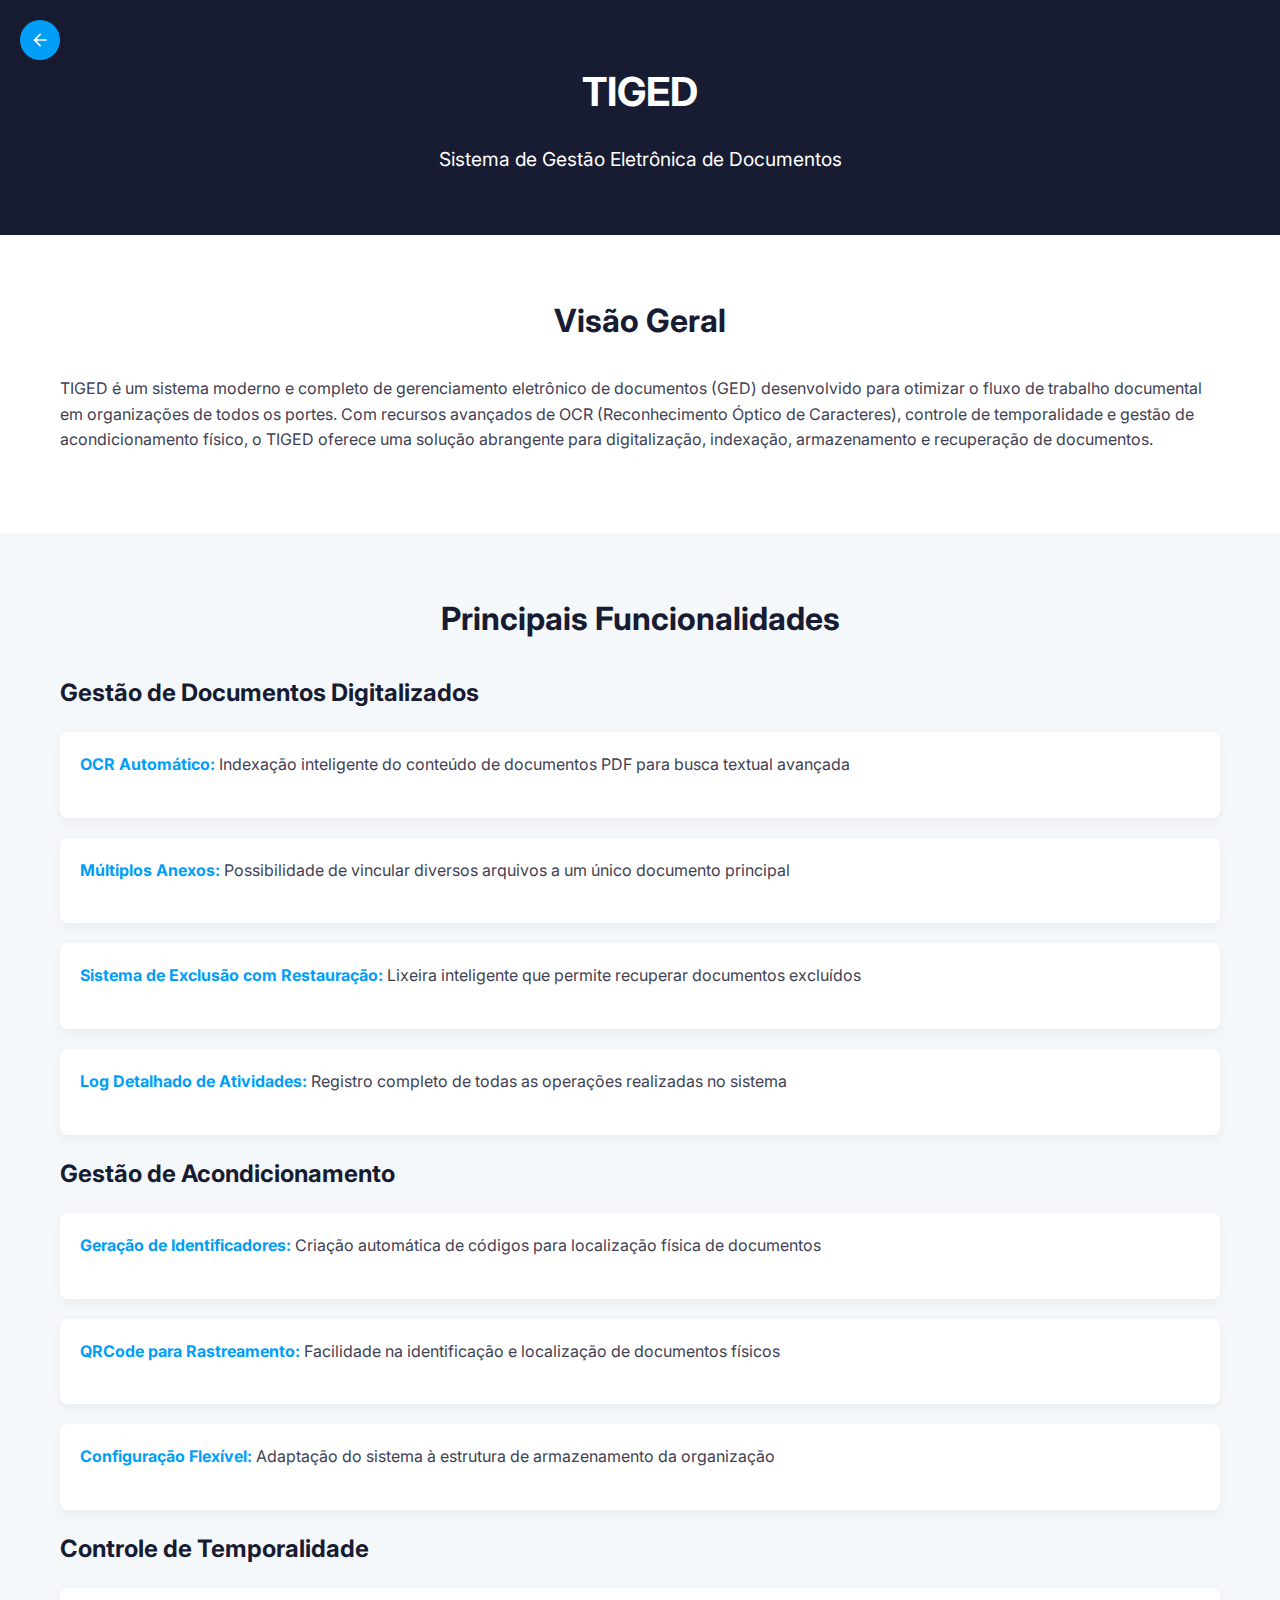
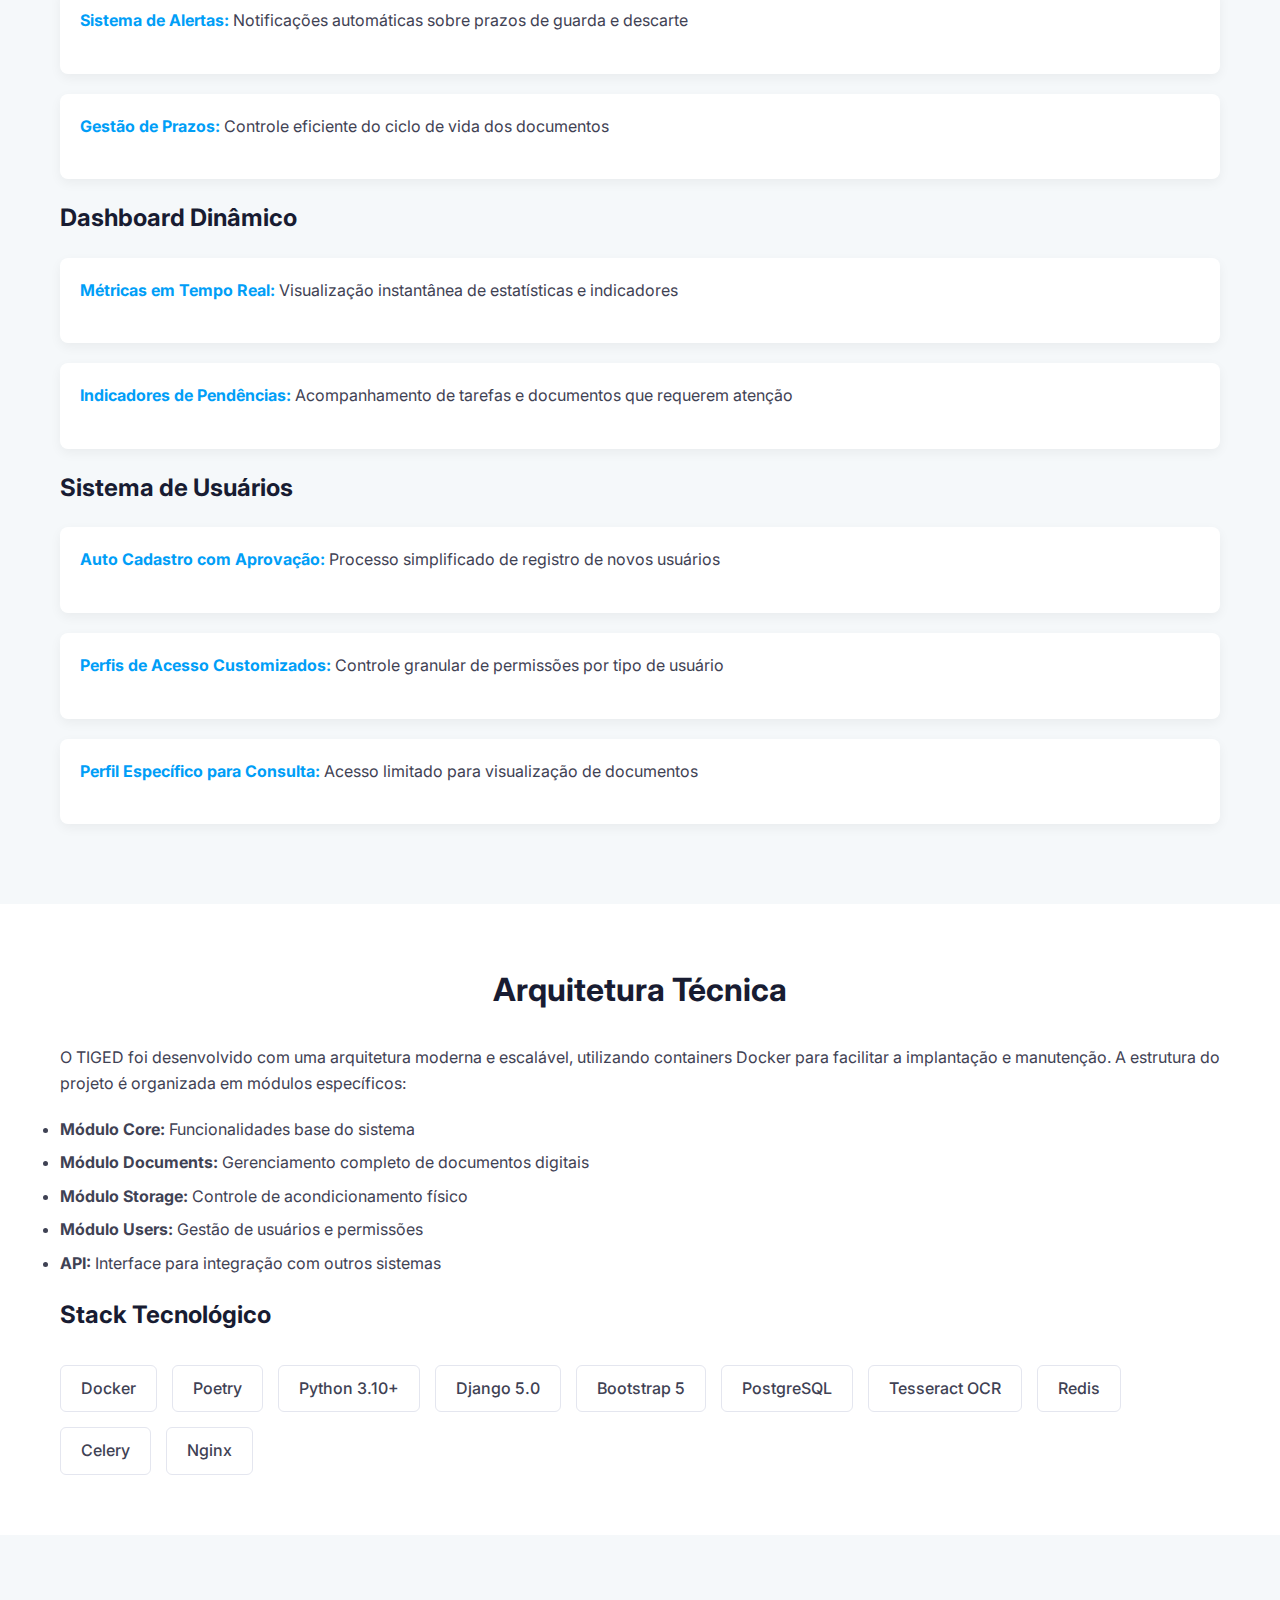
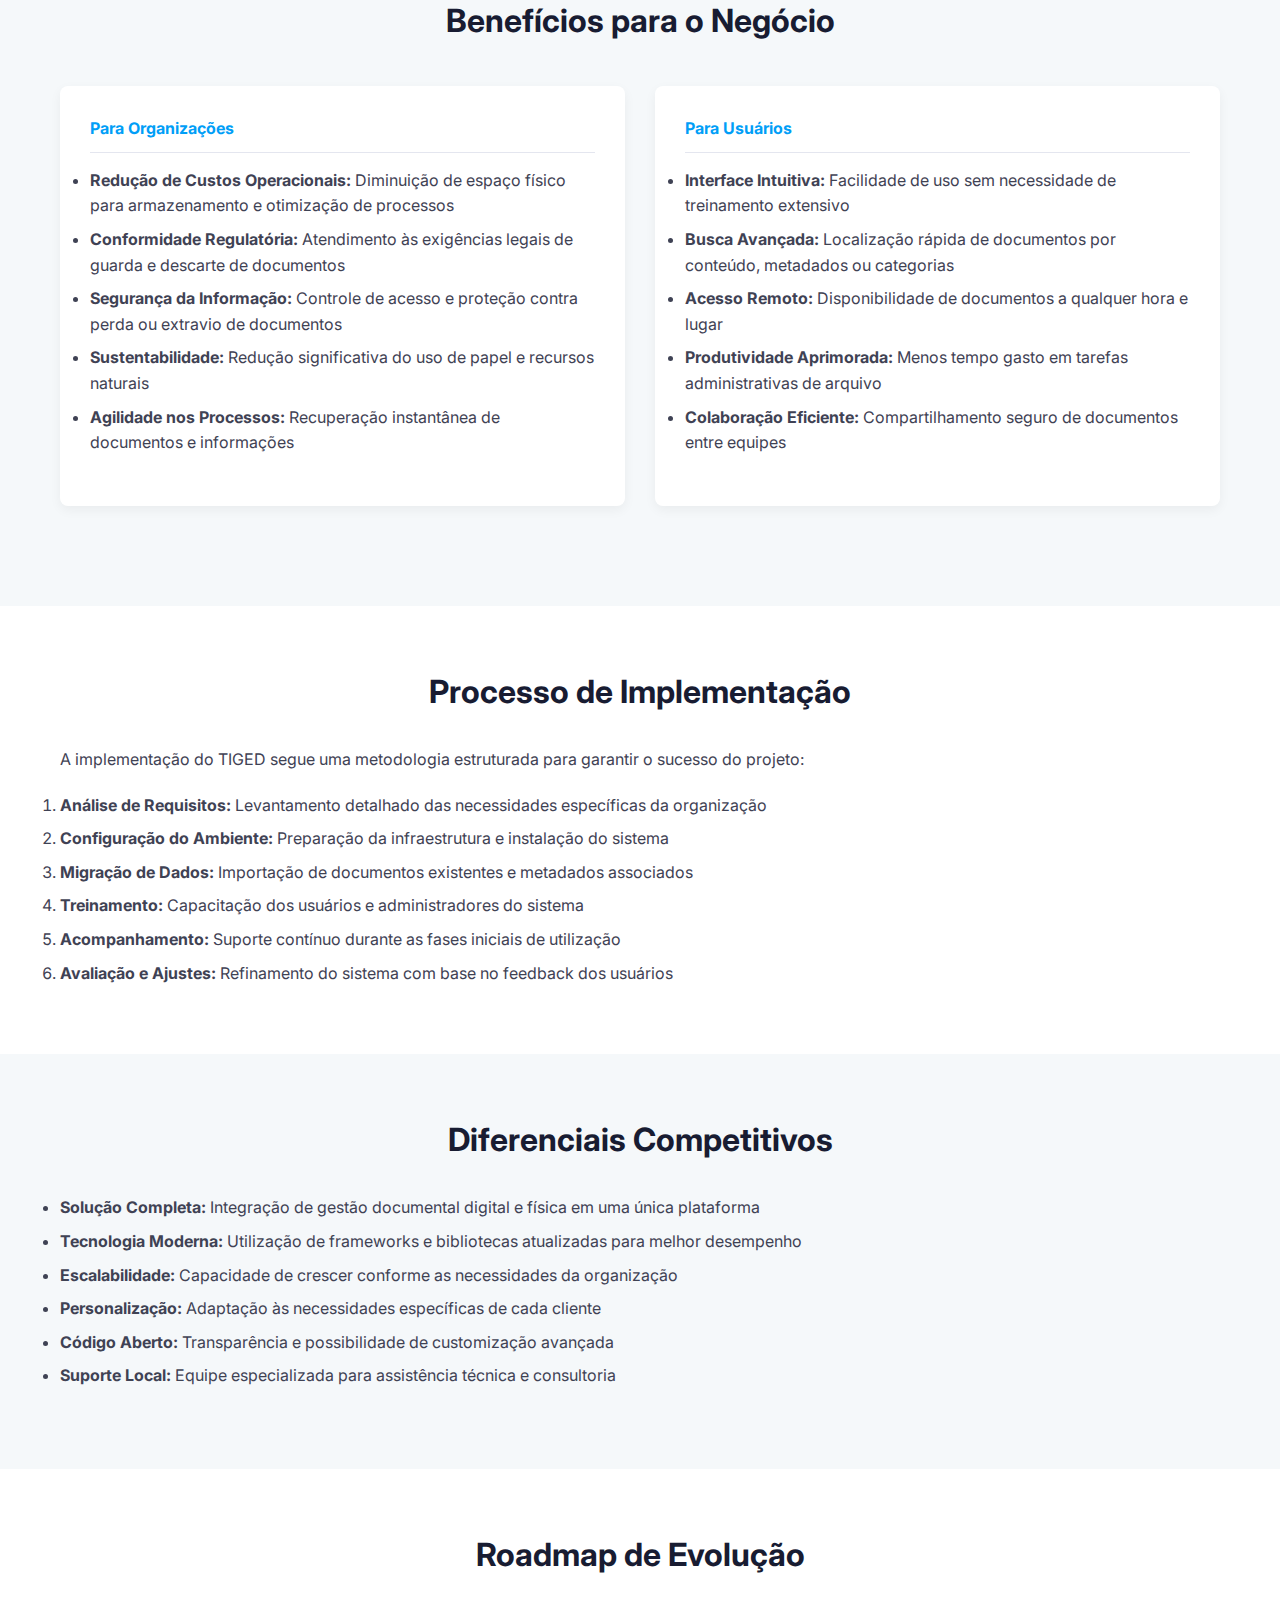
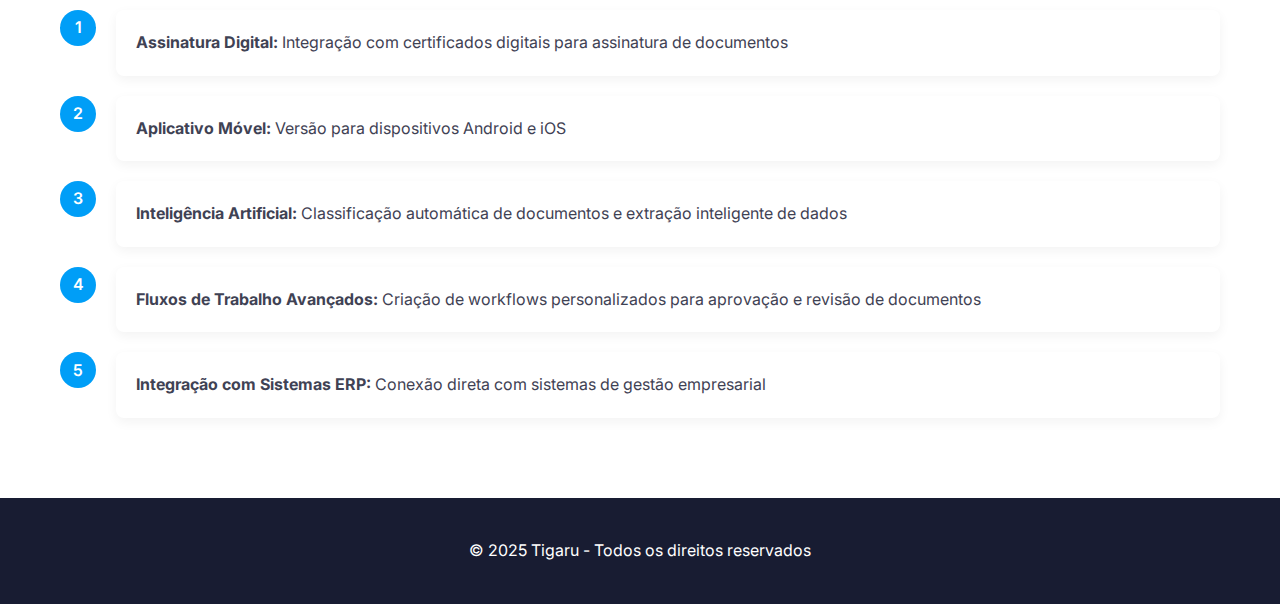
<file: tiged.html>
<!DOCTYPE html>
<html lang="pt-BR">
<head>
    <meta charset="UTF-8">
    <meta name="viewport" content="width=device-width, initial-scale=1.0">
    <title>TIGED - Sistema de Gestão Eletrônica de Documentos</title>
    <link href="https://fonts.googleapis.com/css2?family=Inter:wght@300;400;500;600;700&display=swap" rel="stylesheet">
    <style>
        :root {
            --primary-color: #009ef7;
            --secondary-color: #181c32;
            --text-color: #3f4254;
            --light-bg: #f5f8fa;
            --border-color: #e4e6ef;
        }
        
        * {
            margin: 0;
            padding: 0;
            box-sizing: border-box;
        }
        
        body {
            font-family: 'Inter', sans-serif;
            color: var(--text-color);
            line-height: 1.6;
            background-color: #fff;
        }
        
        .container {
            max-width: 1200px;
            margin: 0 auto;
            padding: 0 20px;
        }
        
        header {
            background-color: var(--secondary-color);
            color: white;
            padding: 60px 0;
            text-align: center;
        }
        
        header h1 {
            font-size: 2.5rem;
            margin-bottom: 20px;
        }
        
        header p {
            font-size: 1.2rem;
            max-width: 800px;
            margin: 0 auto;
        }
        
        section {
            padding: 60px 0;
        }
        
        section:nth-child(even) {
            background-color: var(--light-bg);
        }
        
        h2 {
            font-size: 2rem;
            margin-bottom: 30px;
            color: var(--secondary-color);
            text-align: center;
        }
        
        h3 {
            font-size: 1.5rem;
            margin-bottom: 20px;
            color: var(--secondary-color);
        }
        
        p {
            margin-bottom: 20px;
        }
        
        ul {
            margin-bottom: 20px;
        }
        
        li {
            margin-bottom: 8px;
        }
        
        .feature-item {
            background-color: white;
            border-radius: 8px;
            padding: 20px;
            margin-bottom: 20px;
            box-shadow: 0 4px 12px rgba(0, 0, 0, 0.05);
            transition: transform 0.3s ease;
        }
        
        .feature-item:hover {
            transform: translateY(-5px);
        }
        
        .tech-stack {
            display: flex;
            flex-wrap: wrap;
            gap: 15px;
            margin-top: 30px;
        }
        
        .tech-item {
            background-color: white;
            border: 1px solid var(--border-color);
            border-radius: 6px;
            padding: 10px 20px;
            font-weight: 500;
        }
        
        .benefits {
            display: grid;
            grid-template-columns: repeat(auto-fit, minmax(350px, 1fr));
            gap: 30px;
            margin: 40px 0;
        }
        
        .benefit-card {
            background-color: white;
            border-radius: 8px;
            padding: 30px;
            box-shadow: 0 4px 12px rgba(0, 0, 0, 0.05);
            transition: transform 0.3s ease;
        }
        
        .benefit-card:hover {
            transform: translateY(-5px);
        }
        
        .benefit-card h4 {
            color: var(--primary-color);
            margin-top: 0;
            border-bottom: 1px solid var(--border-color);
            padding-bottom: 10px;
            margin-bottom: 15px;
        }
        
        footer {
            background-color: var(--secondary-color);
            color: white;
            padding: 40px 0;
            text-align: center;
        }
        
        footer p {
            margin-bottom: 0;
        }
        
        .highlight {
            font-weight: bold;
            color: var(--primary-color);
        }
        
        .roadmap-item {
            display: flex;
            margin-bottom: 20px;
        }
        
        .roadmap-icon {
            background-color: var(--primary-color);
            color: white;
            width: 36px;
            height: 36px;
            border-radius: 50%;
            display: flex;
            align-items: center;
            justify-content: center;
            margin-right: 20px;
            flex-shrink: 0;
            font-weight: 600;
        }
        
        .roadmap-content {
            flex-grow: 1;
            background-color: white;
            border-radius: 8px;
            padding: 20px;
            box-shadow: 0 4px 12px rgba(0, 0, 0, 0.05);
        }
        
        @media (max-width: 768px) {
            header {
                padding: 40px 0;
            }
            
            header h1 {
                font-size: 2rem;
            }
            
            section {
                padding: 40px 0;
            }
            
            h2 {
                font-size: 1.8rem;
            }
            
            .benefits {
                grid-template-columns: 1fr;
            }
        }
        
        .back-button {
            position: fixed;
            top: 20px;
            left: 20px;
            background-color: var(--primary-color);
            color: white;
            width: 40px;
            height: 40px;
            border-radius: 50%;
            display: flex;
            align-items: center;
            justify-content: center;
            text-decoration: none;
            box-shadow: 0 2px 10px rgba(0, 0, 0, 0.1);
            z-index: 1000;
            transition: all 0.3s ease;
        }
        
        .back-button:hover {
            transform: scale(1.1);
            background-color: var(--secondary-color);
        }
        
        .back-button svg {
            width: 20px;
            height: 20px;
            fill: white;
        }
    </style>
</head>
<body>
    <a href="index.html" class="back-button" title="Voltar para a página inicial">
        <svg xmlns="http://www.w3.org/2000/svg" viewBox="0 0 24 24">
            <path d="M20 11H7.83l5.59-5.59L12 4l-8 8 8 8 1.41-1.41L7.83 13H20v-2z"/>
        </svg>
    </a>
    <header>
        <div class="container">
            <h1>TIGED</h1>
            <p>Sistema de Gestão Eletrônica de Documentos</p>
        </div>
    </header>

    <section id="overview">
        <div class="container">
            <h2>Visão Geral</h2>
            <p>
                TIGED é um sistema moderno e completo de gerenciamento eletrônico de documentos (GED) 
                desenvolvido para otimizar o fluxo de trabalho documental em organizações de todos os portes. 
                Com recursos avançados de OCR (Reconhecimento Óptico de Caracteres), controle de temporalidade 
                e gestão de acondicionamento físico, o TIGED oferece uma solução abrangente para digitalização, 
                indexação, armazenamento e recuperação de documentos.
            </p>
        </div>
    </section>

    <section id="features">
        <div class="container">
            <h2>Principais Funcionalidades</h2>
            
            <h3>Gestão de Documentos Digitalizados</h3>
        <div class="feature-item">
            <p><span class="highlight">OCR Automático:</span> Indexação inteligente do conteúdo de documentos PDF para busca textual avançada</p>
        </div>
        <div class="feature-item">
            <p><span class="highlight">Múltiplos Anexos:</span> Possibilidade de vincular diversos arquivos a um único documento principal</p>
        </div>
        <div class="feature-item">
            <p><span class="highlight">Sistema de Exclusão com Restauração:</span> Lixeira inteligente que permite recuperar documentos excluídos</p>
        </div>
        <div class="feature-item">
            <p><span class="highlight">Log Detalhado de Atividades:</span> Registro completo de todas as operações realizadas no sistema</p>
        </div>

        <h3>Gestão de Acondicionamento</h3>
        <div class="feature-item">
            <p><span class="highlight">Geração de Identificadores:</span> Criação automática de códigos para localização física de documentos</p>
        </div>
        <div class="feature-item">
            <p><span class="highlight">QRCode para Rastreamento:</span> Facilidade na identificação e localização de documentos físicos</p>
        </div>
        <div class="feature-item">
            <p><span class="highlight">Configuração Flexível:</span> Adaptação do sistema à estrutura de armazenamento da organização</p>
        </div>

        <h3>Controle de Temporalidade</h3>
        <div class="feature-item">
            <p><span class="highlight">Sistema de Alertas:</span> Notificações automáticas sobre prazos de guarda e descarte</p>
        </div>
        <div class="feature-item">
            <p><span class="highlight">Gestão de Prazos:</span> Controle eficiente do ciclo de vida dos documentos</p>
        </div>

        <h3>Dashboard Dinâmico</h3>
        <div class="feature-item">
            <p><span class="highlight">Métricas em Tempo Real:</span> Visualização instantânea de estatísticas e indicadores</p>
        </div>
        <div class="feature-item">
            <p><span class="highlight">Indicadores de Pendências:</span> Acompanhamento de tarefas e documentos que requerem atenção</p>
        </div>

        <h3>Sistema de Usuários</h3>
        <div class="feature-item">
            <p><span class="highlight">Auto Cadastro com Aprovação:</span> Processo simplificado de registro de novos usuários</p>
        </div>
        <div class="feature-item">
            <p><span class="highlight">Perfis de Acesso Customizados:</span> Controle granular de permissões por tipo de usuário</p>
        </div>
        <div class="feature-item">
            <p><span class="highlight">Perfil Específico para Consulta:</span> Acesso limitado para visualização de documentos</p>
        </div>
    </section>

    <section id="architecture">
        <div class="container">
            <h2>Arquitetura Técnica</h2>
        <p>
            O TIGED foi desenvolvido com uma arquitetura moderna e escalável, utilizando containers Docker para facilitar 
            a implantação e manutenção. A estrutura do projeto é organizada em módulos específicos:
        </p>
        <ul>
            <li><strong>Módulo Core:</strong> Funcionalidades base do sistema</li>
            <li><strong>Módulo Documents:</strong> Gerenciamento completo de documentos digitais</li>
            <li><strong>Módulo Storage:</strong> Controle de acondicionamento físico</li>
            <li><strong>Módulo Users:</strong> Gestão de usuários e permissões</li>
            <li><strong>API:</strong> Interface para integração com outros sistemas</li>
        </ul>

        <h3>Stack Tecnológico</h3>
        <div class="tech-stack">
            <div class="tech-item">Docker</div>
            <div class="tech-item">Poetry</div>
            <div class="tech-item">Python 3.10+</div>
            <div class="tech-item">Django 5.0</div>
            <div class="tech-item">Bootstrap 5</div>
            <div class="tech-item">PostgreSQL</div>
            <div class="tech-item">Tesseract OCR</div>
            <div class="tech-item">Redis</div>
            <div class="tech-item">Celery</div>
            <div class="tech-item">Nginx</div>
        </div>
    </section>

    <section id="benefits">
        <div class="container">
            <h2>Benefícios para o Negócio</h2>
        <div class="benefits">
            <div class="benefit-card">
                <h4>Para Organizações</h4>
                <ul>
                    <li><strong>Redução de Custos Operacionais:</strong> Diminuição de espaço físico para armazenamento e otimização de processos</li>
                    <li><strong>Conformidade Regulatória:</strong> Atendimento às exigências legais de guarda e descarte de documentos</li>
                    <li><strong>Segurança da Informação:</strong> Controle de acesso e proteção contra perda ou extravio de documentos</li>
                    <li><strong>Sustentabilidade:</strong> Redução significativa do uso de papel e recursos naturais</li>
                    <li><strong>Agilidade nos Processos:</strong> Recuperação instantânea de documentos e informações</li>
                </ul>
            </div>
            <div class="benefit-card">
                <h4>Para Usuários</h4>
                <ul>
                    <li><strong>Interface Intuitiva:</strong> Facilidade de uso sem necessidade de treinamento extensivo</li>
                    <li><strong>Busca Avançada:</strong> Localização rápida de documentos por conteúdo, metadados ou categorias</li>
                    <li><strong>Acesso Remoto:</strong> Disponibilidade de documentos a qualquer hora e lugar</li>
                    <li><strong>Produtividade Aprimorada:</strong> Menos tempo gasto em tarefas administrativas de arquivo</li>
                    <li><strong>Colaboração Eficiente:</strong> Compartilhamento seguro de documentos entre equipes</li>
                </ul>
            </div>
        </div>
        </div>
    </section>

    <section id="implementation">
        <div class="container">
            <h2>Processo de Implementação</h2>
        <p>
            A implementação do TIGED segue uma metodologia estruturada para garantir o sucesso do projeto:
        </p>
        <ol>
            <li><strong>Análise de Requisitos:</strong> Levantamento detalhado das necessidades específicas da organização</li>
            <li><strong>Configuração do Ambiente:</strong> Preparação da infraestrutura e instalação do sistema</li>
            <li><strong>Migração de Dados:</strong> Importação de documentos existentes e metadados associados</li>
            <li><strong>Treinamento:</strong> Capacitação dos usuários e administradores do sistema</li>
            <li><strong>Acompanhamento:</strong> Suporte contínuo durante as fases iniciais de utilização</li>
            <li><strong>Avaliação e Ajustes:</strong> Refinamento do sistema com base no feedback dos usuários</li>
        </ol>
        </div>
    </section>

    <section id="differentials">
        <div class="container">
            <h2>Diferenciais Competitivos</h2>
        <ul>
            <li><strong>Solução Completa:</strong> Integração de gestão documental digital e física em uma única plataforma</li>
            <li><strong>Tecnologia Moderna:</strong> Utilização de frameworks e bibliotecas atualizadas para melhor desempenho</li>
            <li><strong>Escalabilidade:</strong> Capacidade de crescer conforme as necessidades da organização</li>
            <li><strong>Personalização:</strong> Adaptação às necessidades específicas de cada cliente</li>
            <li><strong>Código Aberto:</strong> Transparência e possibilidade de customização avançada</li>
            <li><strong>Suporte Local:</strong> Equipe especializada para assistência técnica e consultoria</li>
        </ul>
        </div>
    </section>

    <section id="roadmap">
        <div class="container">
            <h2>Roadmap de Evolução</h2>
        
        <div class="roadmap-item">
            <div class="roadmap-icon">1</div>
            <div class="roadmap-content">
                <strong>Assinatura Digital:</strong> Integração com certificados digitais para assinatura de documentos
            </div>
        </div>
        
        <div class="roadmap-item">
            <div class="roadmap-icon">2</div>
            <div class="roadmap-content">
                <strong>Aplicativo Móvel:</strong> Versão para dispositivos Android e iOS
            </div>
        </div>
        
        <div class="roadmap-item">
            <div class="roadmap-icon">3</div>
            <div class="roadmap-content">
                <strong>Inteligência Artificial:</strong> Classificação automática de documentos e extração inteligente de dados
            </div>
        </div>
        
        <div class="roadmap-item">
            <div class="roadmap-icon">4</div>
            <div class="roadmap-content">
                <strong>Fluxos de Trabalho Avançados:</strong> Criação de workflows personalizados para aprovação e revisão de documentos
            </div>
        </div>
        
        <div class="roadmap-item">
            <div class="roadmap-icon">5</div>
            <div class="roadmap-content">
                <strong>Integração com Sistemas ERP:</strong> Conexão direta com sistemas de gestão empresarial
            </div>
        </div>
        </div>
    </section>

    <footer>
        <div class="container">
            <p>&copy; 2025 Tigaru - Todos os direitos reservados</p>
        </div>
    </footer>
</body>
</html>
</file>
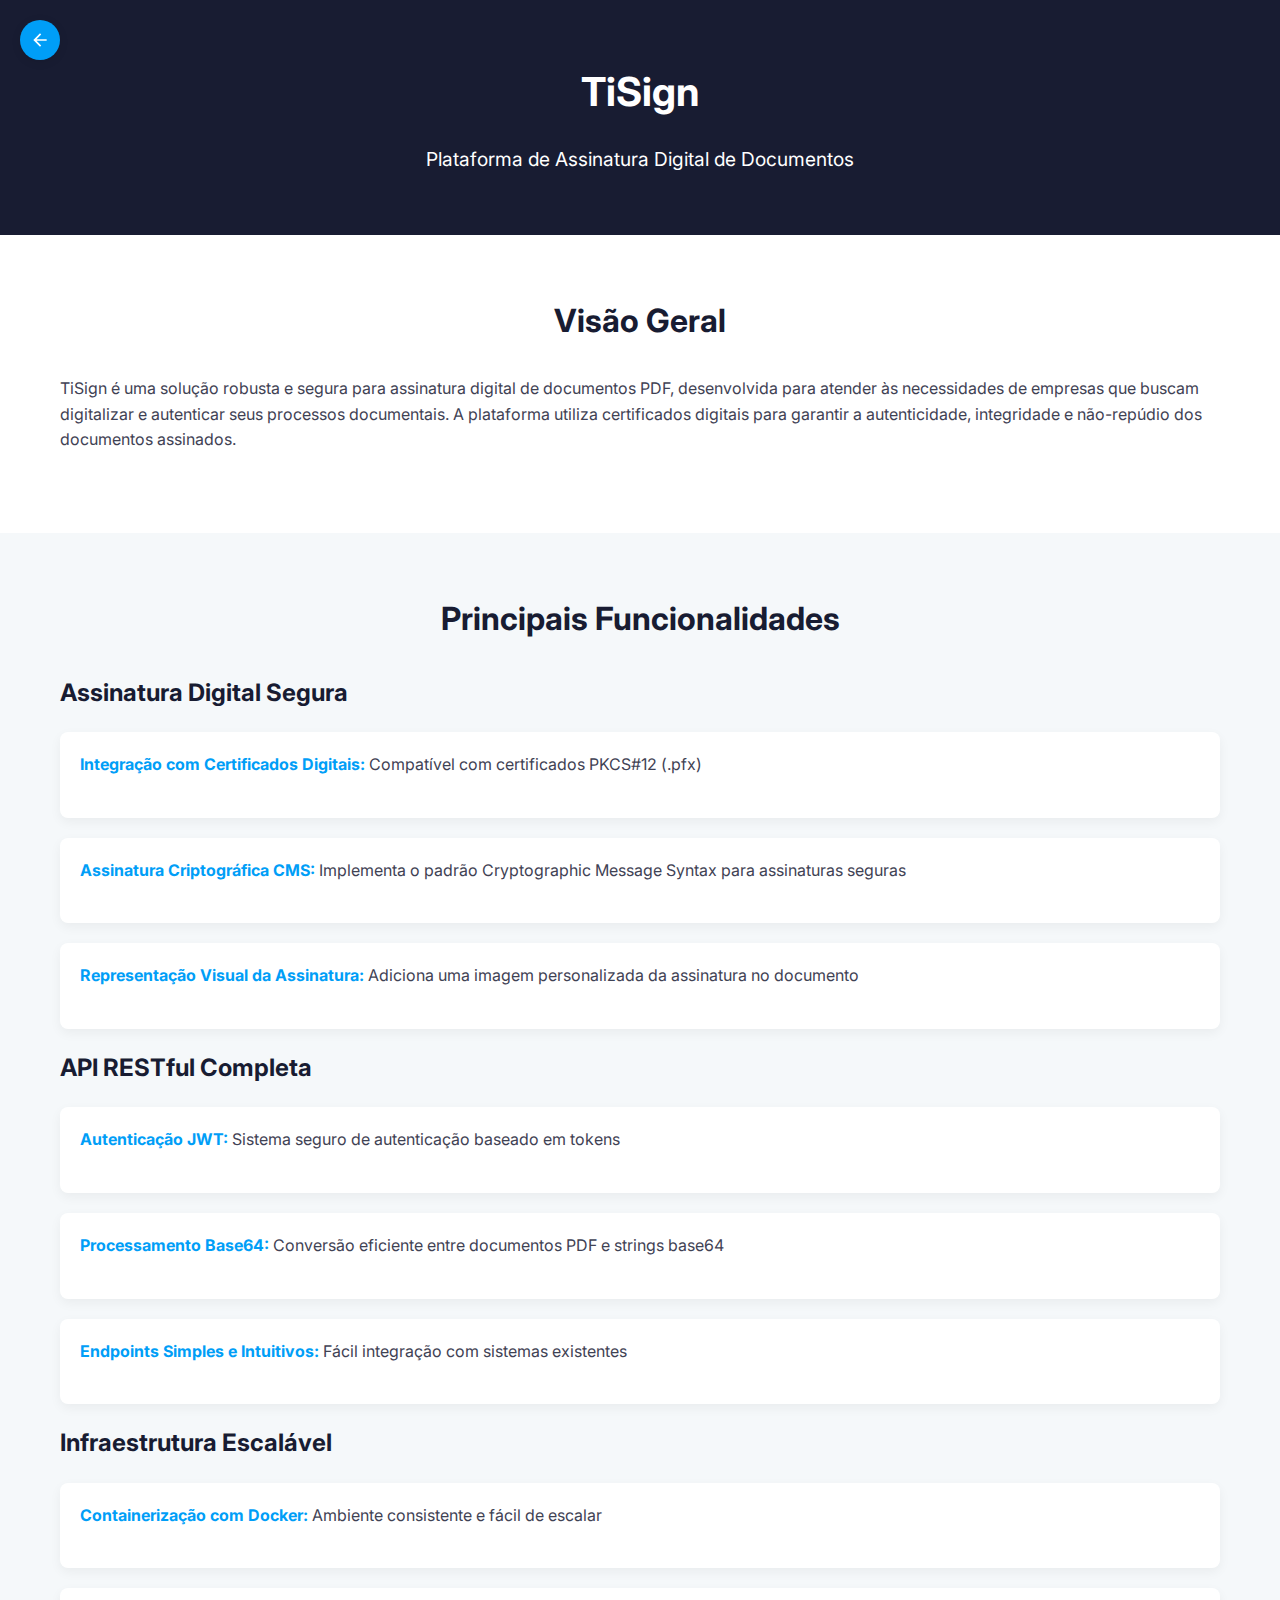
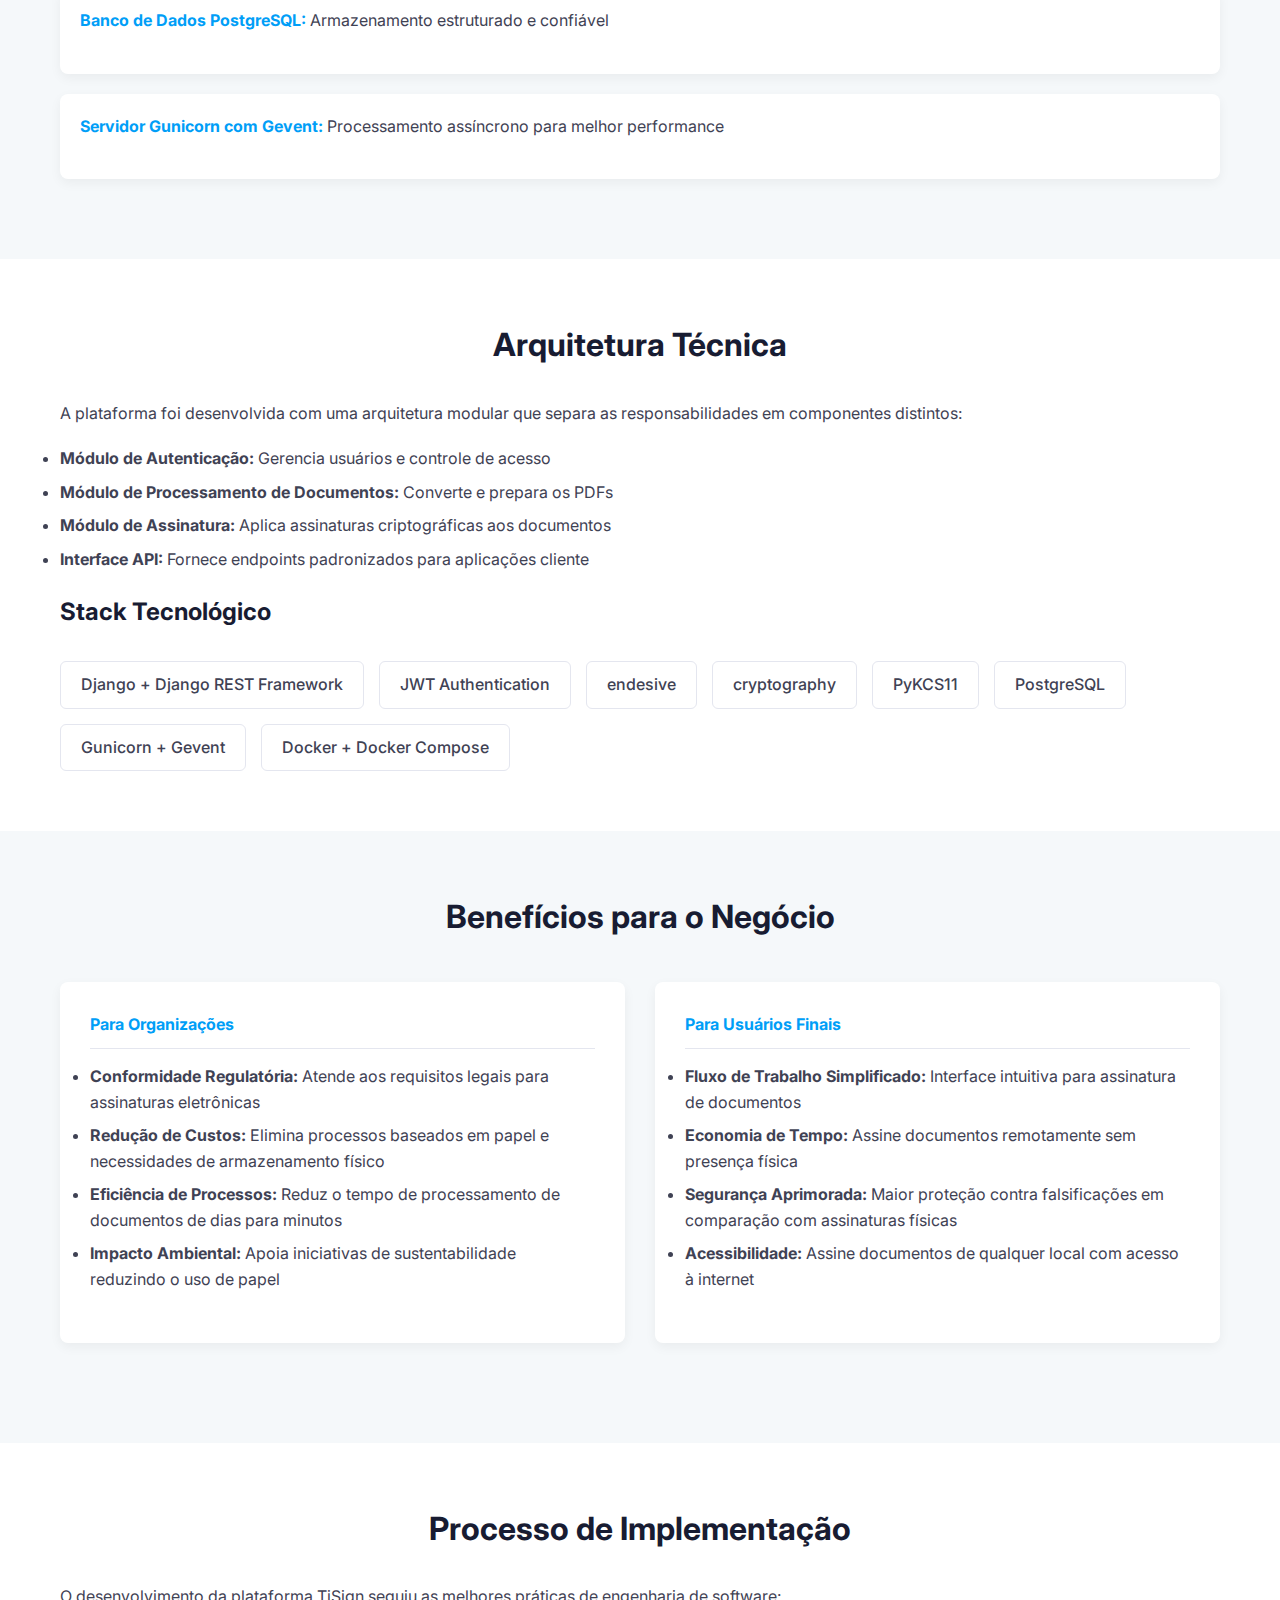
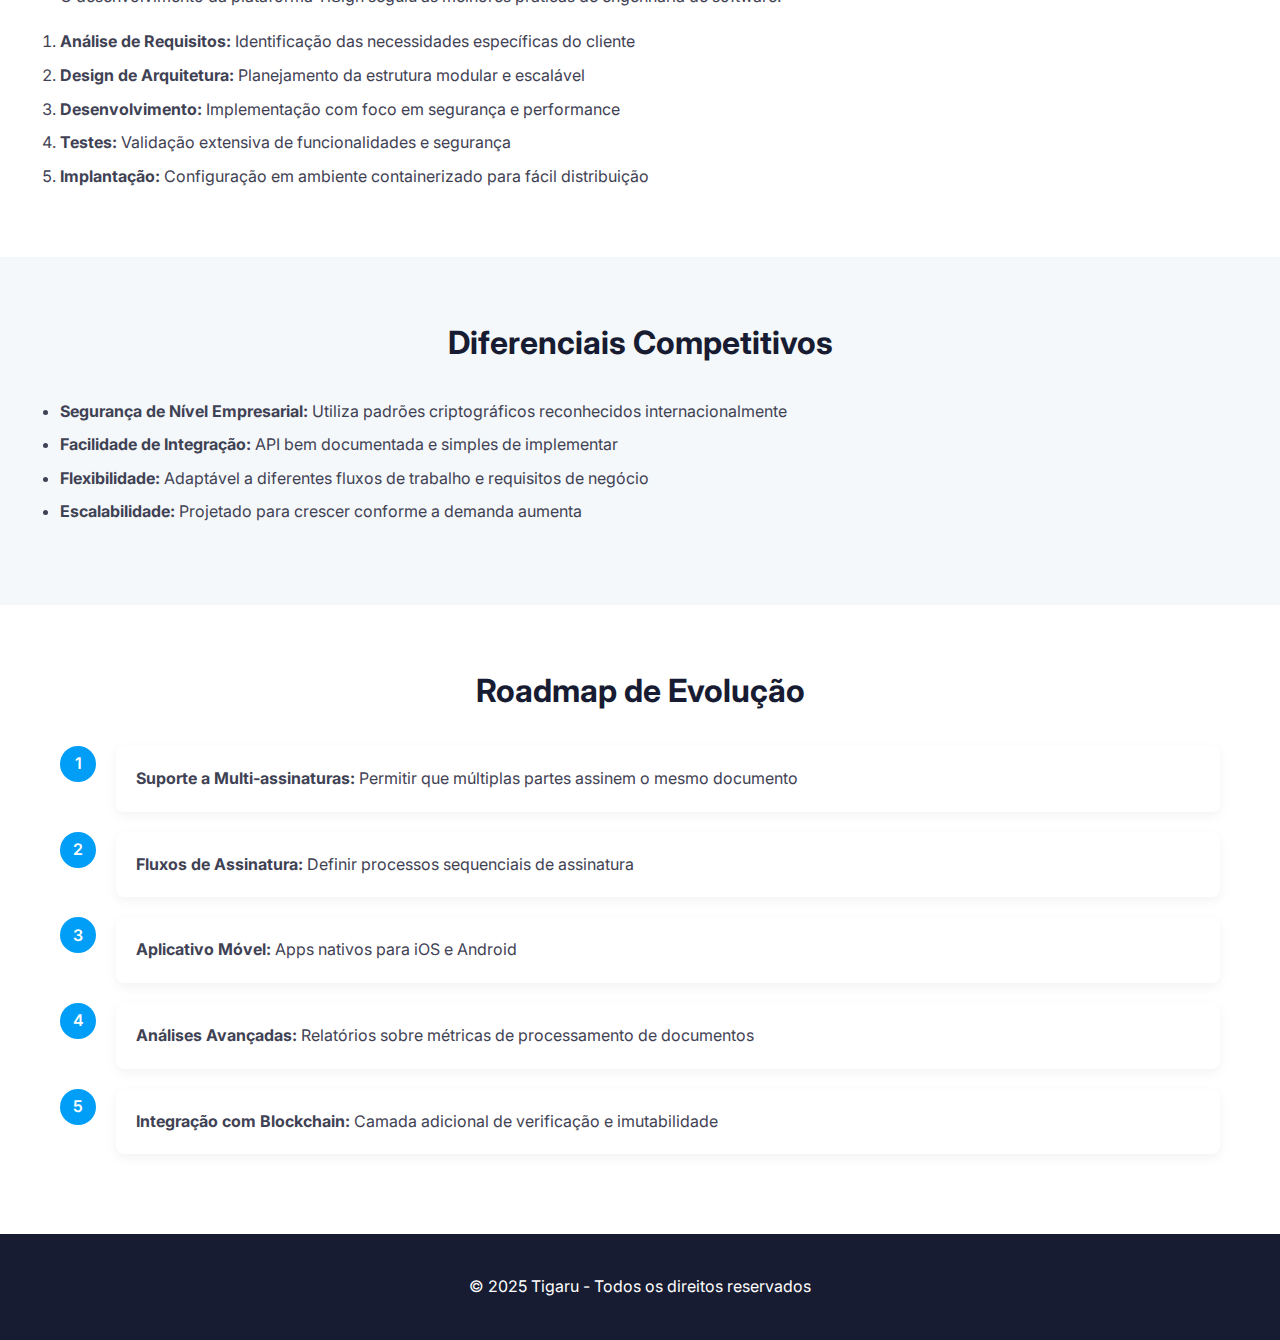
<file: tisign.html>
<!DOCTYPE html>
<html lang="pt-BR">
<head>
    <meta charset="UTF-8">
    <meta name="viewport" content="width=device-width, initial-scale=1.0">
    <title>TiSign - Plataforma de Assinatura Digital</title>
    <link href="https://fonts.googleapis.com/css2?family=Inter:wght@300;400;500;600;700&display=swap" rel="stylesheet">
    <style>
        :root {
            --primary-color: #009ef7;
            --secondary-color: #181c32;
            --text-color: #3f4254;
            --light-bg: #f5f8fa;
            --border-color: #e4e6ef;
        }
        
        * {
            margin: 0;
            padding: 0;
            box-sizing: border-box;
        }
        
        body {
            font-family: 'Inter', sans-serif;
            color: var(--text-color);
            line-height: 1.6;
            background-color: #fff;
        }
        
        .container {
            max-width: 1200px;
            margin: 0 auto;
            padding: 0 20px;
        }
        
        header {
            background-color: var(--secondary-color);
            color: white;
            padding: 60px 0;
            text-align: center;
        }
        
        header h1 {
            font-size: 2.5rem;
            margin-bottom: 20px;
        }
        
        header p {
            font-size: 1.2rem;
            max-width: 800px;
            margin: 0 auto;
        }
        
        section {
            padding: 60px 0;
        }
        
        section:nth-child(even) {
            background-color: var(--light-bg);
        }
        
        h2 {
            font-size: 2rem;
            margin-bottom: 30px;
            color: var(--secondary-color);
            text-align: center;
        }
        
        h3 {
            font-size: 1.5rem;
            margin-bottom: 20px;
            color: var(--secondary-color);
        }
        
        p {
            margin-bottom: 20px;
        }
        
        ul {
            margin-bottom: 20px;
        }
        
        li {
            margin-bottom: 8px;
        }
        
        .feature-item {
            background-color: white;
            border-radius: 8px;
            padding: 20px;
            margin-bottom: 20px;
            box-shadow: 0 4px 12px rgba(0, 0, 0, 0.05);
            transition: transform 0.3s ease;
        }
        
        .feature-item:hover {
            transform: translateY(-5px);
        }
        
        .tech-stack {
            display: flex;
            flex-wrap: wrap;
            gap: 15px;
            margin-top: 30px;
        }
        
        .tech-item {
            background-color: white;
            border: 1px solid var(--border-color);
            border-radius: 6px;
            padding: 10px 20px;
            font-weight: 500;
        }
        
        .benefits {
            display: grid;
            grid-template-columns: repeat(auto-fit, minmax(350px, 1fr));
            gap: 30px;
            margin: 40px 0;
        }
        
        .benefit-card {
            background-color: white;
            border-radius: 8px;
            padding: 30px;
            box-shadow: 0 4px 12px rgba(0, 0, 0, 0.05);
            transition: transform 0.3s ease;
        }
        
        .benefit-card:hover {
            transform: translateY(-5px);
        }
        
        .benefit-card h4 {
            color: var(--primary-color);
            margin-top: 0;
            border-bottom: 1px solid var(--border-color);
            padding-bottom: 10px;
            margin-bottom: 15px;
        }
        
        footer {
            background-color: var(--secondary-color);
            color: white;
            padding: 40px 0;
            text-align: center;
        }
        
        footer p {
            margin-bottom: 0;
        }
        
        .highlight {
            font-weight: bold;
            color: var(--primary-color);
        }
        
        .roadmap-item {
            display: flex;
            margin-bottom: 20px;
        }
        
        .roadmap-icon {
            background-color: var(--primary-color);
            color: white;
            width: 36px;
            height: 36px;
            border-radius: 50%;
            display: flex;
            align-items: center;
            justify-content: center;
            margin-right: 20px;
            flex-shrink: 0;
            font-weight: 600;
        }
        
        .roadmap-content {
            flex-grow: 1;
            background-color: white;
            border-radius: 8px;
            padding: 20px;
            box-shadow: 0 4px 12px rgba(0, 0, 0, 0.05);
        }
        
        @media (max-width: 768px) {
            header {
                padding: 40px 0;
            }
            
            header h1 {
                font-size: 2rem;
            }
            
            section {
                padding: 40px 0;
            }
            
            h2 {
                font-size: 1.8rem;
            }
            
            .benefits {
                grid-template-columns: 1fr;
            }
        }
        
        .back-button {
            position: fixed;
            top: 20px;
            left: 20px;
            background-color: var(--primary-color);
            color: white;
            width: 40px;
            height: 40px;
            border-radius: 50%;
            display: flex;
            align-items: center;
            justify-content: center;
            text-decoration: none;
            box-shadow: 0 2px 10px rgba(0, 0, 0, 0.1);
            z-index: 1000;
            transition: all 0.3s ease;
        }
        
        .back-button:hover {
            transform: scale(1.1);
            background-color: var(--secondary-color);
        }
        
        .back-button svg {
            width: 20px;
            height: 20px;
            fill: white;
        }
    </style>
</head>
<body>
    <a href="index.html" class="back-button" title="Voltar para a página inicial">
        <svg xmlns="http://www.w3.org/2000/svg" viewBox="0 0 24 24">
            <path d="M20 11H7.83l5.59-5.59L12 4l-8 8 8 8 1.41-1.41L7.83 13H20v-2z"/>
        </svg>
    </a>
    <header>
        <div class="container">
            <h1>TiSign</h1>
            <p>Plataforma de Assinatura Digital de Documentos</p>
        </div>
    </header>

    <section id="overview">
        <div class="container">
            <h2>Visão Geral</h2>
            <p>
                TiSign é uma solução robusta e segura para assinatura digital de documentos PDF, 
                desenvolvida para atender às necessidades de empresas que buscam digitalizar e autenticar 
                seus processos documentais. A plataforma utiliza certificados digitais para garantir a 
                autenticidade, integridade e não-repúdio dos documentos assinados.
            </p>
        </div>
    </section>

    <section id="features">
        <div class="container">
            <h2>Principais Funcionalidades</h2>
            
            <h3>Assinatura Digital Segura</h3>
        <div class="feature-item">
            <p><span class="highlight">Integração com Certificados Digitais:</span> Compatível com certificados PKCS#12 (.pfx)</p>
        </div>
        <div class="feature-item">
            <p><span class="highlight">Assinatura Criptográfica CMS:</span> Implementa o padrão Cryptographic Message Syntax para assinaturas seguras</p>
        </div>
        <div class="feature-item">
            <p><span class="highlight">Representação Visual da Assinatura:</span> Adiciona uma imagem personalizada da assinatura no documento</p>
        </div>

        <h3>API RESTful Completa</h3>
        <div class="feature-item">
            <p><span class="highlight">Autenticação JWT:</span> Sistema seguro de autenticação baseado em tokens</p>
        </div>
        <div class="feature-item">
            <p><span class="highlight">Processamento Base64:</span> Conversão eficiente entre documentos PDF e strings base64</p>
        </div>
        <div class="feature-item">
            <p><span class="highlight">Endpoints Simples e Intuitivos:</span> Fácil integração com sistemas existentes</p>
        </div>

        <h3>Infraestrutura Escalável</h3>
        <div class="feature-item">
            <p><span class="highlight">Containerização com Docker:</span> Ambiente consistente e fácil de escalar</p>
        </div>
        <div class="feature-item">
            <p><span class="highlight">Banco de Dados PostgreSQL:</span> Armazenamento estruturado e confiável</p>
        </div>
        <div class="feature-item">
            <p><span class="highlight">Servidor Gunicorn com Gevent:</span> Processamento assíncrono para melhor performance</p>
        </div>
    </section>

    <section id="architecture">
        <div class="container">
            <h2>Arquitetura Técnica</h2>
        <p>
            A plataforma foi desenvolvida com uma arquitetura modular que separa as responsabilidades em componentes distintos:
        </p>
        <ul>
            <li><strong>Módulo de Autenticação:</strong> Gerencia usuários e controle de acesso</li>
            <li><strong>Módulo de Processamento de Documentos:</strong> Converte e prepara os PDFs</li>
            <li><strong>Módulo de Assinatura:</strong> Aplica assinaturas criptográficas aos documentos</li>
            <li><strong>Interface API:</strong> Fornece endpoints padronizados para aplicações cliente</li>
        </ul>

        <h3>Stack Tecnológico</h3>
        <div class="tech-stack">
            <div class="tech-item">Django + Django REST Framework</div>
            <div class="tech-item">JWT Authentication</div>
            <div class="tech-item">endesive</div>
            <div class="tech-item">cryptography</div>
            <div class="tech-item">PyKCS11</div>
            <div class="tech-item">PostgreSQL</div>
            <div class="tech-item">Gunicorn + Gevent</div>
            <div class="tech-item">Docker + Docker Compose</div>
        </div>
        </div>
    </section>

    <section id="benefits">
        <div class="container">
            <h2>Benefícios para o Negócio</h2>
        <div class="benefits">
            <div class="benefit-card">
                <h4>Para Organizações</h4>
                <ul>
                    <li><strong>Conformidade Regulatória:</strong> Atende aos requisitos legais para assinaturas eletrônicas</li>
                    <li><strong>Redução de Custos:</strong> Elimina processos baseados em papel e necessidades de armazenamento físico</li>
                    <li><strong>Eficiência de Processos:</strong> Reduz o tempo de processamento de documentos de dias para minutos</li>
                    <li><strong>Impacto Ambiental:</strong> Apoia iniciativas de sustentabilidade reduzindo o uso de papel</li>
                </ul>
            </div>
            <div class="benefit-card">
                <h4>Para Usuários Finais</h4>
                <ul>
                    <li><strong>Fluxo de Trabalho Simplificado:</strong> Interface intuitiva para assinatura de documentos</li>
                    <li><strong>Economia de Tempo:</strong> Assine documentos remotamente sem presença física</li>
                    <li><strong>Segurança Aprimorada:</strong> Maior proteção contra falsificações em comparação com assinaturas físicas</li>
                    <li><strong>Acessibilidade:</strong> Assine documentos de qualquer local com acesso à internet</li>
                </ul>
            </div>
        </div>
        </div>
    </section>

    <section id="implementation">
        <div class="container">
            <h2>Processo de Implementação</h2>
        <p>
            O desenvolvimento da plataforma TiSign seguiu as melhores práticas de engenharia de software:
        </p>
        <ol>
            <li><strong>Análise de Requisitos:</strong> Identificação das necessidades específicas do cliente</li>
            <li><strong>Design de Arquitetura:</strong> Planejamento da estrutura modular e escalável</li>
            <li><strong>Desenvolvimento:</strong> Implementação com foco em segurança e performance</li>
            <li><strong>Testes:</strong> Validação extensiva de funcionalidades e segurança</li>
            <li><strong>Implantação:</strong> Configuração em ambiente containerizado para fácil distribuição</li>
        </ol>
        </div>
    </section>

    <section id="differentials">
        <div class="container">
            <h2>Diferenciais Competitivos</h2>
        <ul>
            <li><strong>Segurança de Nível Empresarial:</strong> Utiliza padrões criptográficos reconhecidos internacionalmente</li>
            <li><strong>Facilidade de Integração:</strong> API bem documentada e simples de implementar</li>
            <li><strong>Flexibilidade:</strong> Adaptável a diferentes fluxos de trabalho e requisitos de negócio</li>
            <li><strong>Escalabilidade:</strong> Projetado para crescer conforme a demanda aumenta</li>
        </ul>
        </div>
    </section>

    <section id="roadmap">
        <div class="container">
            <h2>Roadmap de Evolução</h2>
        
        <div class="roadmap-item">
            <div class="roadmap-icon">1</div>
            <div class="roadmap-content">
                <strong>Suporte a Multi-assinaturas:</strong> Permitir que múltiplas partes assinem o mesmo documento
            </div>
        </div>
        
        <div class="roadmap-item">
            <div class="roadmap-icon">2</div>
            <div class="roadmap-content">
                <strong>Fluxos de Assinatura:</strong> Definir processos sequenciais de assinatura
            </div>
        </div>
        
        <div class="roadmap-item">
            <div class="roadmap-icon">3</div>
            <div class="roadmap-content">
                <strong>Aplicativo Móvel:</strong> Apps nativos para iOS e Android
            </div>
        </div>
        
        <div class="roadmap-item">
            <div class="roadmap-icon">4</div>
            <div class="roadmap-content">
                <strong>Análises Avançadas:</strong> Relatórios sobre métricas de processamento de documentos
            </div>
        </div>
        
        <div class="roadmap-item">
            <div class="roadmap-icon">5</div>
            <div class="roadmap-content">
                <strong>Integração com Blockchain:</strong> Camada adicional de verificação e imutabilidade
            </div>
        </div>
        </div>
    </section>

    <footer>
        <div class="container">
            <p>&copy; 2025 Tigaru - Todos os direitos reservados</p>
        </div>
    </footer>
</body>
</html>
</file>
